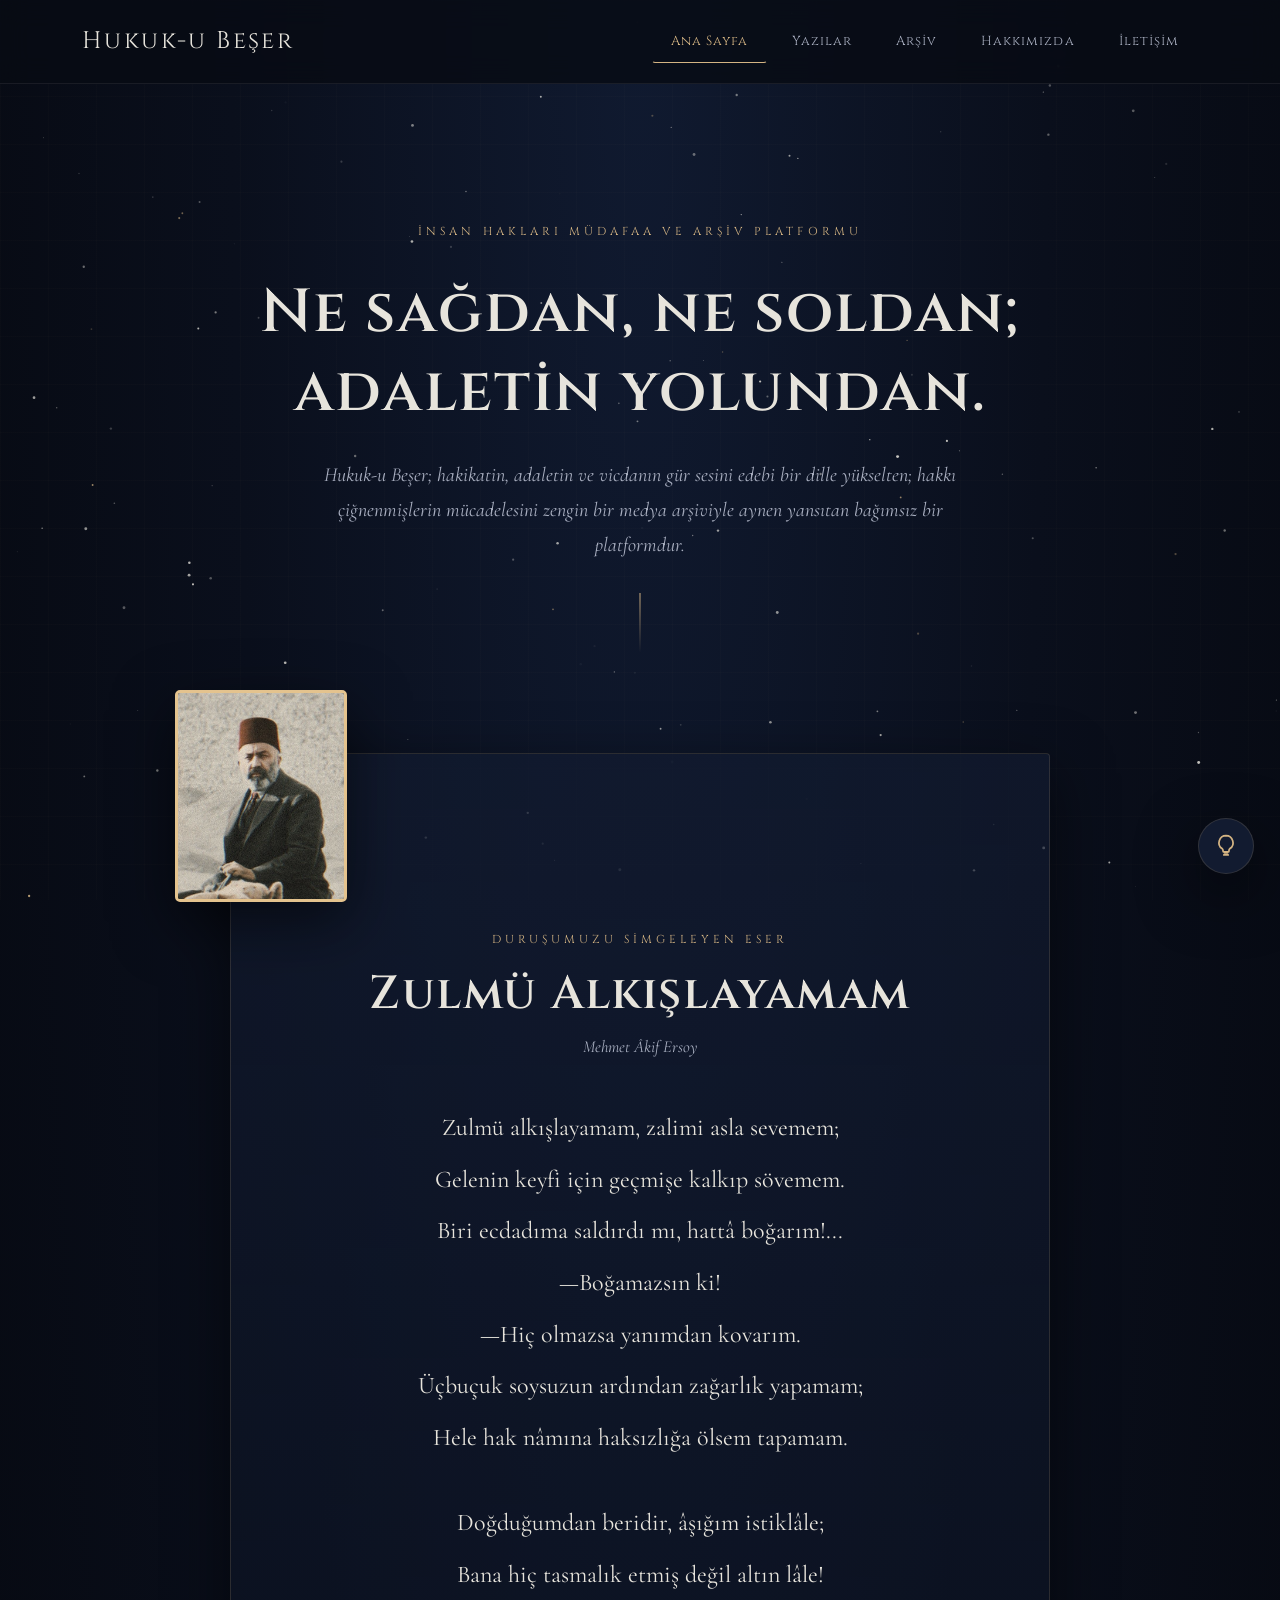
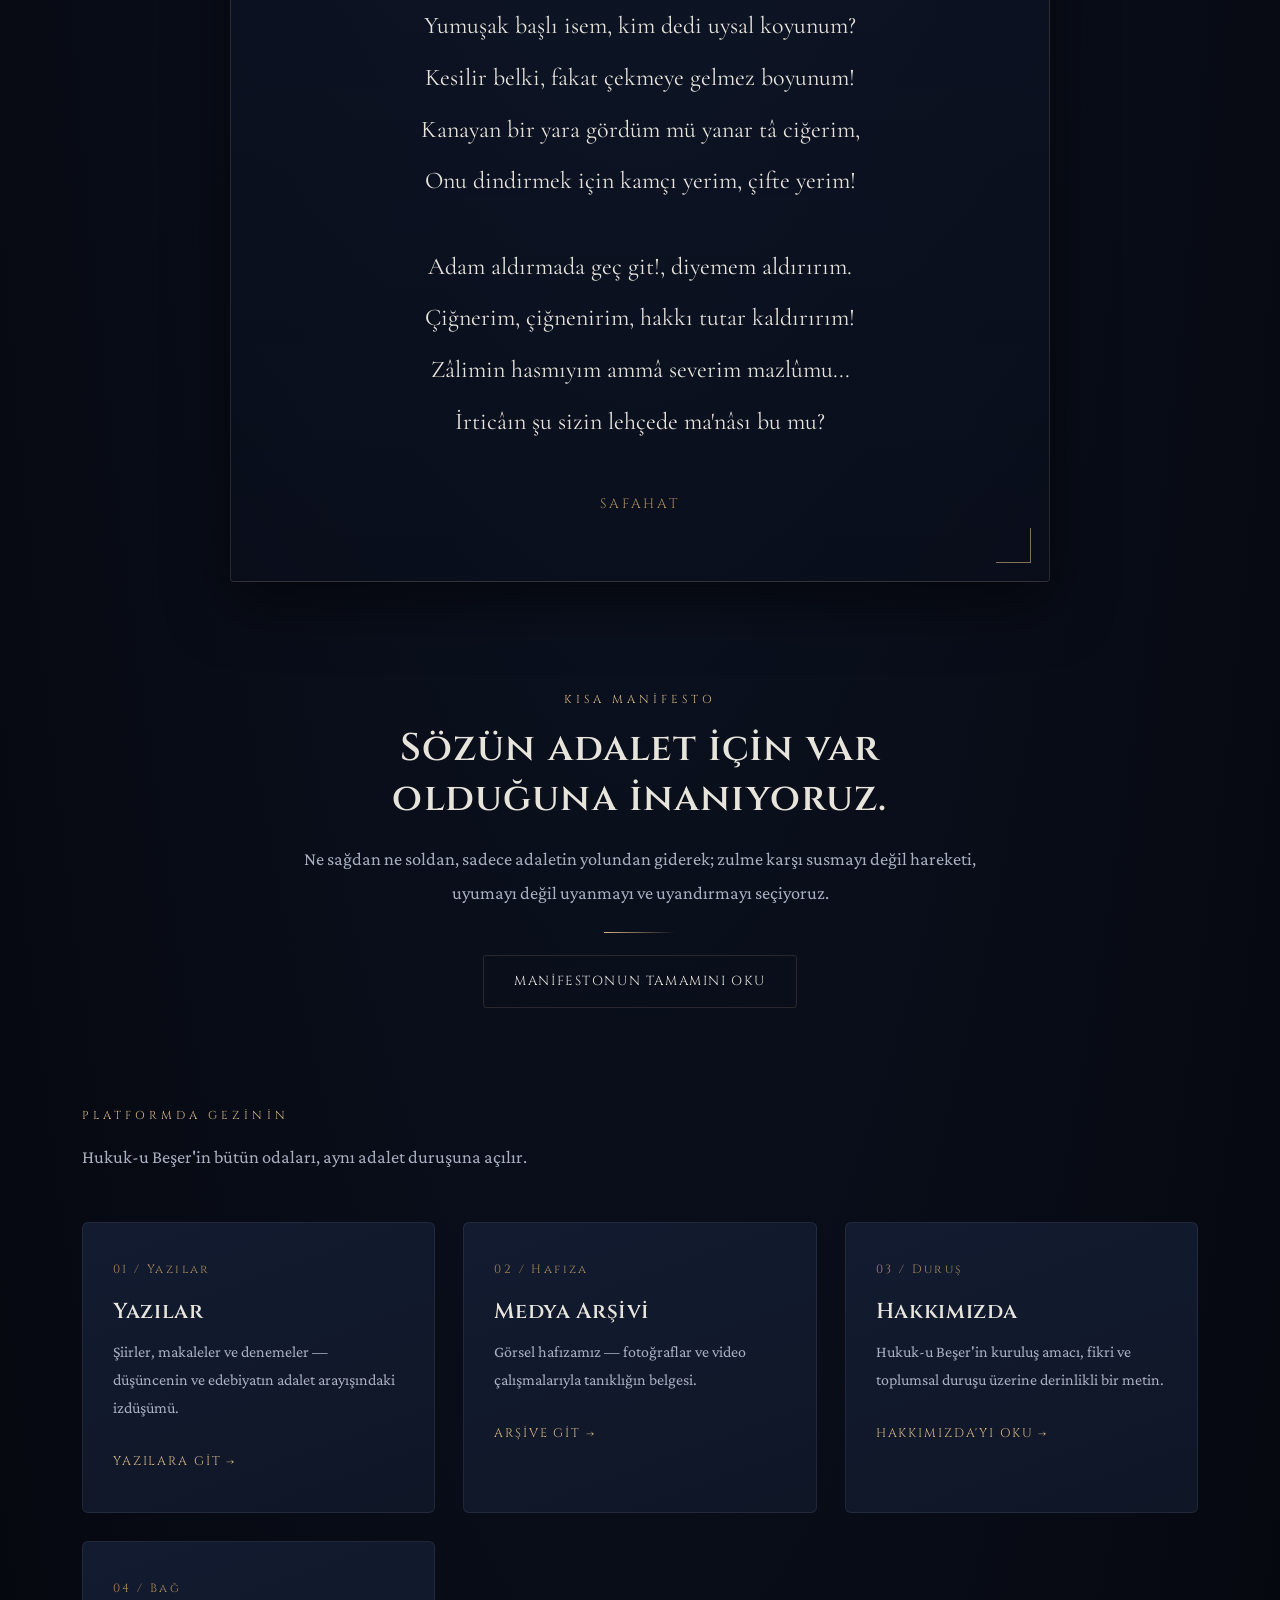
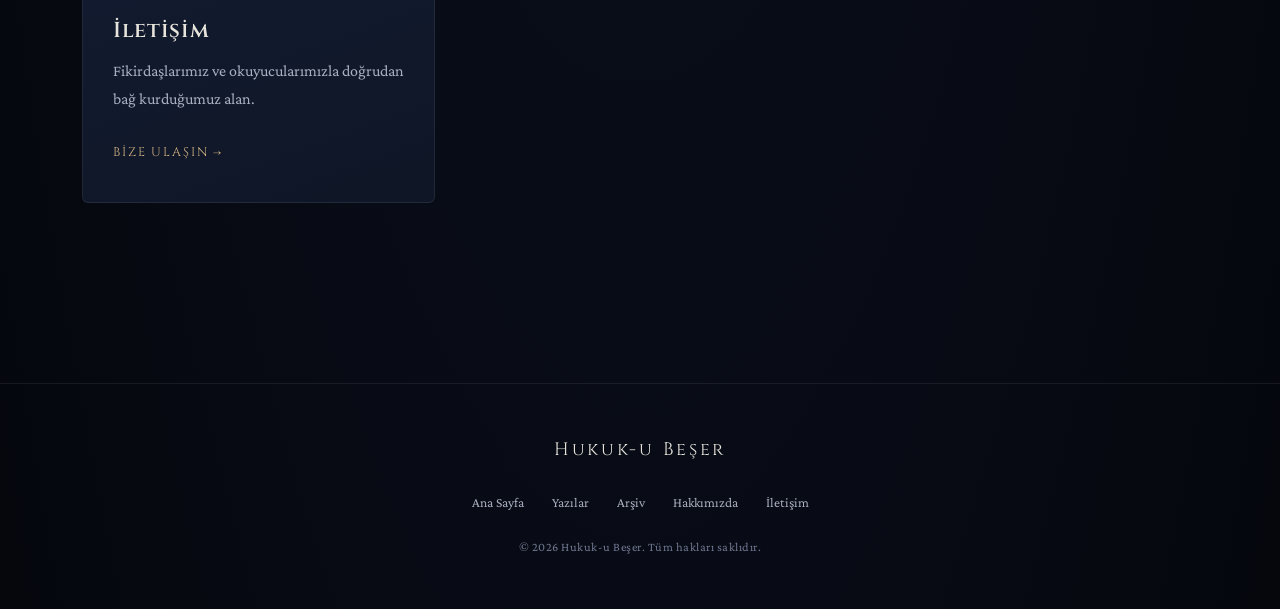
<file: index.html>
<!DOCTYPE html>
<html lang="tr">
<head>
<script>(function(){try{if(localStorage.getItem('hb-isik-modu')==='acik'){document.documentElement.classList.add('aydinlik-mod');}}catch(e){}})();</script>
<meta charset="UTF-8">
<meta name="viewport" content="width=device-width, initial-scale=1.0">
<title>Hukuk-u Beşer | Ana Sayfa</title>
<meta name="description" content="Hukuk-u Beşer — adalet, edebiyat ve toplumsal vicdan üzerine kurulu bağımsız bir düşünce platformu.">
<link rel="preconnect" href="https://fonts.googleapis.com">
<link rel="stylesheet" href="style.css">
</head>
<body>
<canvas id="yildiz-alani" aria-hidden="true"></canvas>

<button id="isik-dugmesi" class="isik-dugmesi" type="button" aria-pressed="false" aria-label="Işığı aç/kapat">
  <svg class="ampul-ikon" viewBox="0 0 24 24" aria-hidden="true">
    <path d="M12 2.5a6.5 6.5 0 0 0-3.7 11.83c.55.4.95 1.1.95 1.92V16.5a1 1 0 0 0 1 1h3.5a1 1 0 0 0 1-1v-.25c0-.82.4-1.52.95-1.92A6.5 6.5 0 0 0 12 2.5Z"/>
    <line x1="10" y1="20.25" x2="14" y2="20.25"/>
    <line x1="10.6" y1="18.3" x2="13.4" y2="18.3"/>
  </svg>
</button>

<header class="site-header">
  <nav class="nav-cubugu">
    <a href="index.html" class="marka">
      <span class="marka-ad">Hukuk-u Beşer</span>
    </a>
    <button class="nav-toggle" aria-label="Menüyü aç/kapat" onclick="document.querySelector('.nav-menu').classList.toggle('acik')">
      <span></span><span></span><span></span>
    </button>
    <ul class="nav-menu">
      <li><a href="index.html" class="aktif">Ana Sayfa</a></li>
      <li><a href="yazilar.html">Yazılar</a></li>
      <li><a href="arsiv.html">Arşiv</a></li>
      <li><a href="hakkimizda.html">Hakkımızda</a></li>
      <li><a href="iletisim.html">İletişim</a></li>
    </ul>
  </nav>
</header>

<main>

  <!-- HERO -->
  <section class="hero">
    <div class="konteyner">
      <span class="ust-baslik-etiketi">İnsan Hakları Müdafaa ve Arşiv Platformu</span>
      <h1>Ne sağdan, ne soldan; adaletin yolundan.</h1>
      <p class="hero-alt">Hukuk-u Beşer; hakikatin, adaletin ve vicdanın gür sesini edebi bir dille yükselten; hakkı çiğnenmişlerin mücadelesini zengin bir medya arşiviyle aynen yansıtan bağımsız bir platformdur.</p>
    </div>
  </section>

  <!-- ŞİİR BLOĞU -->
  <section class="siir-bolumu">
    <div class="konteyner">
      <div class="siir-cerceve">
        <img class="siir-portre" src="mehmet-akif-ersoy.jpg" alt="Mehmet Âkif Ersoy, Mısır çölünde deve üzerinde">
        <div class="siir-ust">
          <span class="ust-baslik-etiketi">Duruşumuzu Simgeleyen Eser</span>
          <h2 class="siir-baslik">Zulmü Alkışlayamam</h2>
          <span class="siir-yazar">Mehmet Âkif Ersoy</span>
        </div>

        <div class="siir-metin">
          <p>
            Zulmü alkışlayamam, zalimi asla sevemem;<br>
            Gelenin keyfi için geçmişe kalkıp sövemem.<br>
            Biri ecdadıma saldırdı mı, hattâ boğarım!...<br>
            —Boğamazsın ki!<br>
            —Hiç olmazsa yanımdan kovarım.<br>
            Üçbuçuk soysuzun ardından zağarlık yapamam;<br>
            Hele hak nâmına haksızlığa ölsem tapamam.
          </p>
          <p>
            Doğduğumdan beridir, âşığım istiklâle;<br>
            Bana hiç tasmalık etmiş değil altın lâle!<br>
            Yumuşak başlı isem, kim dedi uysal koyunum?<br>
            Kesilir belki, fakat çekmeye gelmez boyunum!<br>
            Kanayan bir yara gördüm mü yanar tâ ciğerim,<br>
            Onu dindirmek için kamçı yerim, çifte yerim!
          </p>
          <p>
            Adam aldırmada geç git!, diyemem aldırırım.<br>
            Çiğnerim, çiğnenirim, hakkı tutar kaldırırım!<br>
            Zâlimin hasmıyım ammâ severim mazlûmu...<br>
            İrticâın şu sizin lehçede ma'nâsı bu mu?
          </p>
        </div>

        <div class="siir-imza">Safahat</div>
      </div>
    </div>
  </section>

  <!-- MANİFESTO ÖZETİ -->
  <section class="manifesto-ozet">
    <div class="konteyner" style="max-width:760px; text-align:center; padding:20px 32px 90px;">
      <span class="ust-baslik-etiketi">Kısa Manifesto</span>
      <h2 class="bolum-basligi">Sözün adalet için var olduğuna inanıyoruz.</h2>
      <p class="bolum-aciklama" style="margin:0 auto;">
        Ne sağdan ne soldan, sadece adaletin yolundan giderek; zulme karşı susmayı değil hareketi, uyumayı değil uyanmayı ve uyandırmayı seçiyoruz.
      </p>
      <div class="ayrac orta"></div>
      <a href="hakkimizda.html" class="btn btn-ikincil">Manifestonun Tamamını Oku</a>
    </div>
  </section>

  <!-- YÖNLENDİRME KARTLARI -->
  <section class="yonlendirme">
    <div class="konteyner" style="padding-bottom:120px;">
      <span class="ust-baslik-etiketi">Platformda Gezinin</span>
      <p class="bolum-aciklama">Hukuk-u Beşer'in bütün odaları, aynı adalet duruşuna açılır.</p>

      <div class="kart-izgara">
        <a href="yazilar.html" class="kart">
          <span class="kart-numara">01 / Yazılar</span>
          <h3>Yazılar</h3>
          <p>Şiirler, makaleler ve denemeler — düşüncenin ve edebiyatın adalet arayışındaki izdüşümü.</p>
          <span class="kart-link">Yazılara Git →</span>
        </a>
        <a href="arsiv.html" class="kart">
          <span class="kart-numara">02 / Hafıza</span>
          <h3>Medya Arşivi</h3>
          <p>Görsel hafızamız — fotoğraflar ve video çalışmalarıyla tanıklığın belgesi.</p>
          <span class="kart-link">Arşive Git →</span>
        </a>
        <a href="hakkimizda.html" class="kart">
          <span class="kart-numara">03 / Duruş</span>
          <h3>Hakkımızda</h3>
          <p>Hukuk-u Beşer'in kuruluş amacı, fikri ve toplumsal duruşu üzerine derinlikli bir metin.</p>
          <span class="kart-link">Hakkımızda'yı Oku →</span>
        </a>
        <a href="iletisim.html" class="kart">
          <span class="kart-numara">04 / Bağ</span>
          <h3>İletişim</h3>
          <p>Fikirdaşlarımız ve okuyucularımızla doğrudan bağ kurduğumuz alan.</p>
          <span class="kart-link">Bize Ulaşın →</span>
        </a>
      </div>
    </div>
  </section>

</main>

<footer class="site-footer">
  <div class="konteyner">
    <span class="marka-ad">Hukuk-u Beşer</span>
    <ul class="footer-menu">
      <li><a href="index.html">Ana Sayfa</a></li>
      <li><a href="yazilar.html">Yazılar</a></li>
      <li><a href="arsiv.html">Arşiv</a></li>
      <li><a href="hakkimizda.html">Hakkımızda</a></li>
      <li><a href="iletisim.html">İletişim</a></li>
    </ul>
    <p class="footer-alt">© 2026 Hukuk-u Beşer. Tüm hakları saklıdır.</p>
  </div>
</footer>

<script src="yildizlar.js"></script>
<script src="isik.js"></script>
</body>
</html>
</file>
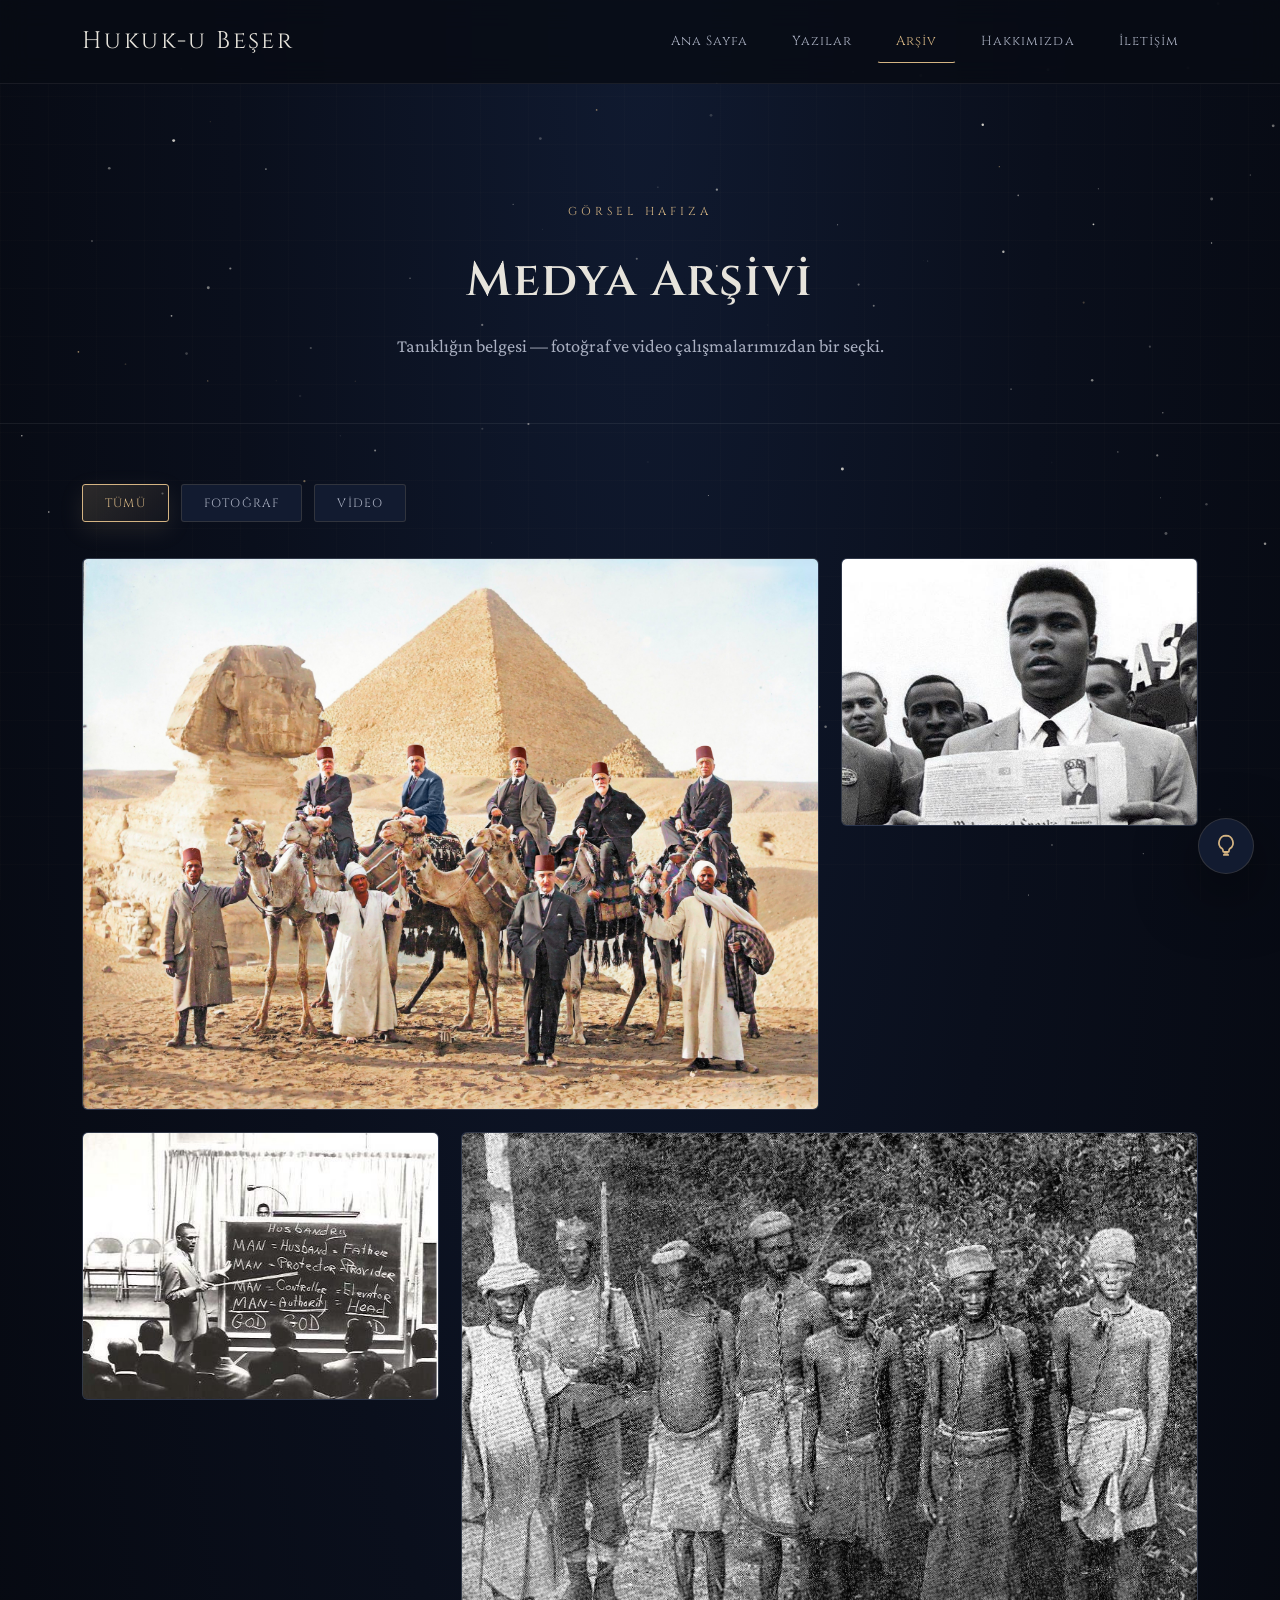
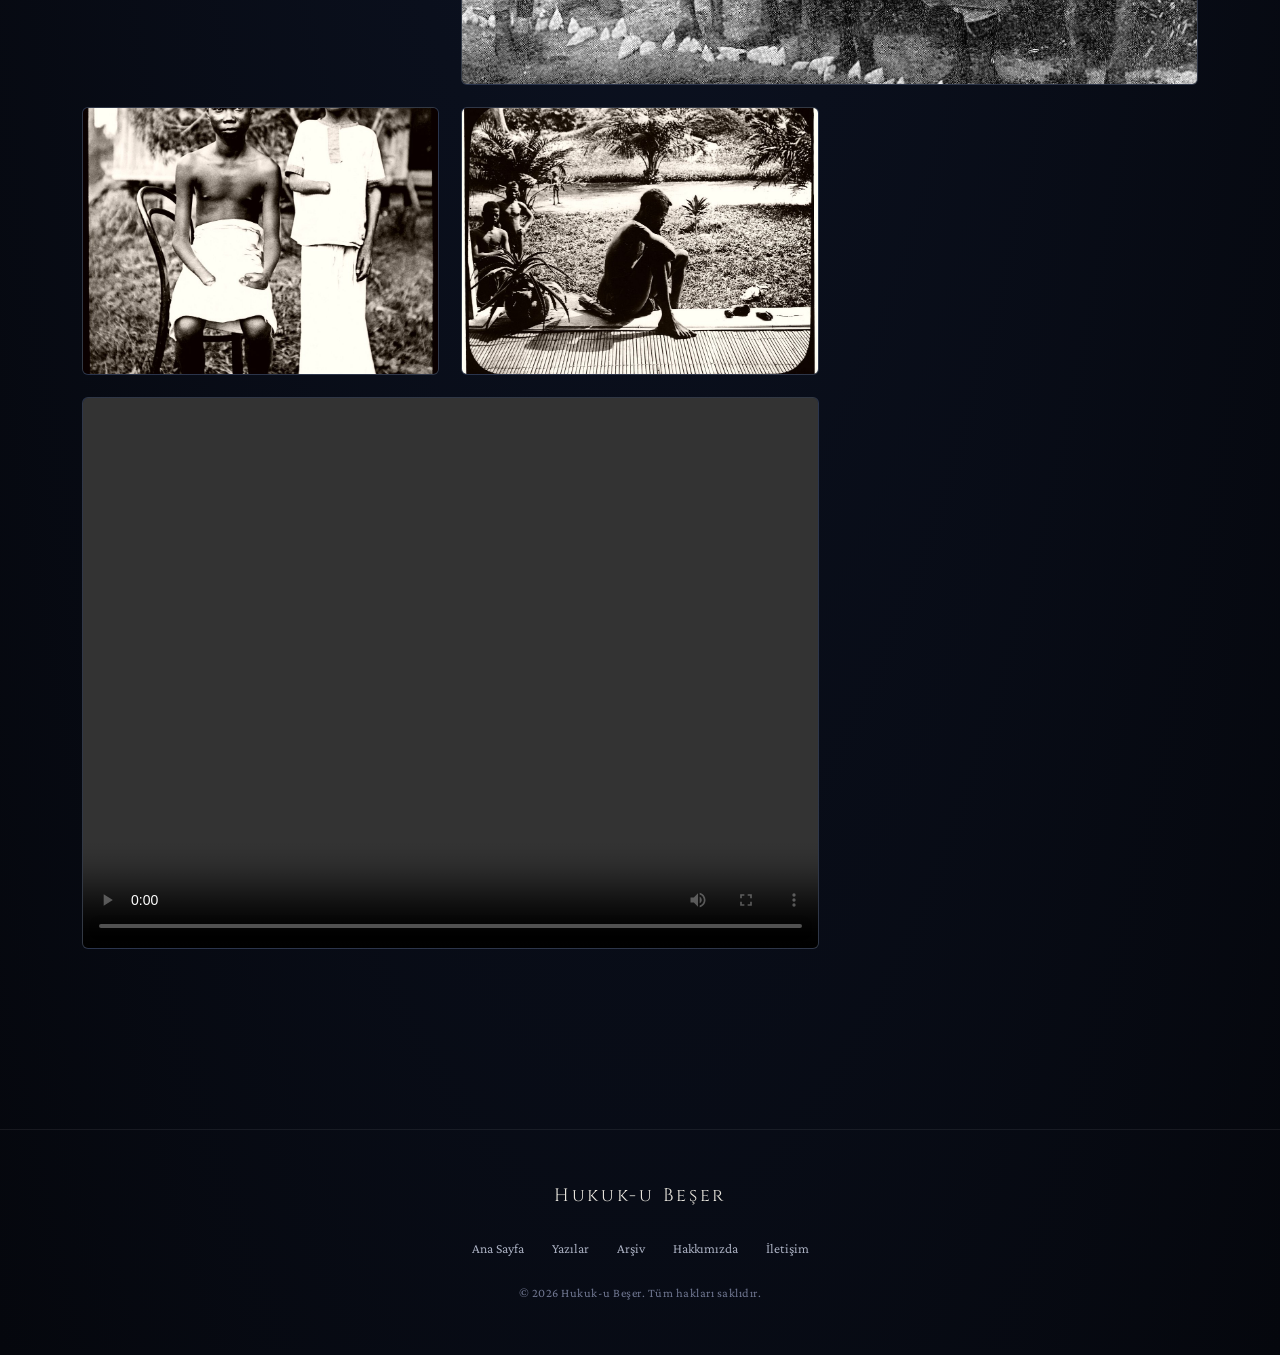
<file: arsiv.html>
<!DOCTYPE html>
<html lang="tr">
<head>
<script>(function(){try{if(localStorage.getItem('hb-isik-modu')==='acik'){document.documentElement.classList.add('aydinlik-mod');}}catch(e){}})();</script>
<meta charset="UTF-8">
<meta name="viewport" content="width=device-width, initial-scale=1.0">
<title>Medya Arşivi | Hukuk-u Beşer</title>
<meta name="description" content="Hukuk-u Beşer görsel hafızası — fotoğraf ve video arşivi.">
<link rel="stylesheet" href="style.css">
</head>
<body>
<canvas id="yildiz-alani" aria-hidden="true"></canvas>

<button id="isik-dugmesi" class="isik-dugmesi" type="button" aria-pressed="false" aria-label="Işığı aç/kapat">
  <svg class="ampul-ikon" viewBox="0 0 24 24" aria-hidden="true">
    <path d="M12 2.5a6.5 6.5 0 0 0-3.7 11.83c.55.4.95 1.1.95 1.92V16.5a1 1 0 0 0 1 1h3.5a1 1 0 0 0 1-1v-.25c0-.82.4-1.52.95-1.92A6.5 6.5 0 0 0 12 2.5Z"/>
    <line x1="10" y1="20.25" x2="14" y2="20.25"/>
    <line x1="10.6" y1="18.3" x2="13.4" y2="18.3"/>
  </svg>
</button>

<header class="site-header">
  <nav class="nav-cubugu">
    <a href="index.html" class="marka">
      <!-- LOGO-BASLA -->
      <span class="marka-ad">Hukuk-u Beşer</span>
      <!-- LOGO-BITIS -->
    </a>
    <button class="nav-toggle" aria-label="Menüyü aç/kapat" onclick="document.querySelector('.nav-menu').classList.toggle('acik')">
      <span></span><span></span><span></span>
    </button>
    <ul class="nav-menu">
      <!-- MENU-BASLA -->
      <li><a href="index.html">Ana Sayfa</a></li>
      <li><a href="yazilar.html">Yazılar</a></li>
      <li><a href="arsiv.html" class="aktif">Arşiv</a></li>
      <li><a href="hakkimizda.html">Hakkımızda</a></li>
      <li><a href="iletisim.html">İletişim</a></li>
      <!-- MENU-BITIS -->
    </ul>
  </nav>
</header>

<main>
  <section class="sayfa-basligi">
    <div class="konteyner">
      <span class="ust-baslik-etiketi">Görsel Hafıza</span>
      <h1>Medya Arşivi</h1>
      <p class="bolum-aciklama" style="margin:0 auto;">Tanıklığın belgesi — fotoğraf ve video çalışmalarımızdan bir seçki.</p>
    </div>
  </section>

  <section>
    <div class="konteyner" style="padding:20px 32px 120px;">

      <div class="galeri-sekmeler">
        <button class="filtre-btn aktif" data-tur="tumu">Tümü</button>
        <button class="filtre-btn" data-tur="foto">Fotoğraf</button>
        <button class="filtre-btn" data-tur="video">Video</button>
      </div>

      <div class="medya-izgara" id="medya-izgara">
        <p style="color:var(--metin-silik);">Yükleniyor…</p>
      </div>

    </div>
  </section>
</main>

<div class="medya-lightbox" id="medya-lightbox" aria-hidden="true">
  <button class="lightbox-kapat" id="lightbox-kapat" type="button" aria-label="Kapat">&times;</button>
  <div class="lightbox-icerik" id="lightbox-icerik"></div>
</div>

<footer class="site-footer">
  <div class="konteyner">
    <span class="marka-ad"><!-- SITEADI-BASLA -->Hukuk-u Beşer<!-- SITEADI-BITIS --></span>
    <ul class="footer-menu">
      <!-- MENU-BASLA -->
      <li><a href="index.html">Ana Sayfa</a></li>
      <li><a href="yazilar.html">Yazılar</a></li>
      <li><a href="arsiv.html">Arşiv</a></li>
      <li><a href="hakkimizda.html">Hakkımızda</a></li>
      <li><a href="iletisim.html">İletişim</a></li>
      <!-- MENU-BITIS -->
    </ul>
    <p class="footer-alt"><!-- TELIF-BASLA -->© 2026 Hukuk-u Beşer. Tüm hakları saklıdır.<!-- TELIF-BITIS --></p>
  </div>
</footer>

<script src="yildizlar.js"></script>
<script src="isik.js"></script>
<script>
(function () {
  "use strict";

  function kacis(s) {
    var d = document.createElement("div");
    d.textContent = s == null ? "" : String(s);
    return d.innerHTML;
  }

  var TUM_MEDYA = [];
  var aktifTur = "tumu";

  function ogeCiz(oge) {
    var genisSinif = oge.genis ? " genis" : "";
    var rozet = oge.tur === "video" ? '<span class="medya-oynatici-rozet">Video</span>' : "";
    var icIcerik;

    if (oge.dosya) {
      if (oge.tur === "video") {
        icIcerik = '<video class="medya-gorsel" src="' + kacis(oge.dosya) + '" controls></video>';
      } else {
        icIcerik = '<img class="medya-gorsel" src="' + kacis(oge.dosya) + '" alt="' + kacis(oge.baslik) + '" loading="lazy">';
      }
    } else {
      var ikon = oge.tur === "video" ? "▶" : "◈";
      icIcerik =
        '<div class="medya-yer-tutucu">' +
          '<div class="medya-ikon">' + ikon + '</div>' +
          '<span class="medya-etiket">' + kacis(oge.baslik) + '</span>' +
        '</div>';
    }

    var tiklanabilirSinif = oge.dosya ? " tiklanabilir" : "";
    return '<div class="medya-oge' + genisSinif + tiklanabilirSinif + '" data-tur="' + kacis(oge.tur) + '" data-dosya="' + (oge.dosya ? kacis(oge.dosya) : "") + '" data-medya-tur="' + kacis(oge.tur) + '" data-baslik="' + kacis(oge.baslik) + '">' + rozet + icIcerik + '</div>';
  }

  function lightboxAc(dosya, tur, baslik) {
    var kutu = document.getElementById("medya-lightbox");
    var icerik = document.getElementById("lightbox-icerik");
    if (!kutu || !icerik || !dosya) return;
    icerik.innerHTML = tur === "video"
      ? '<video src="' + kacis(dosya) + '" controls autoplay></video>'
      : '<img src="' + kacis(dosya) + '" alt="' + kacis(baslik) + '">';
    kutu.classList.add("acik");
    kutu.setAttribute("aria-hidden", "false");
  }

  function lightboxKapat() {
    var kutu = document.getElementById("medya-lightbox");
    var icerik = document.getElementById("lightbox-icerik");
    if (!kutu) return;
    kutu.classList.remove("acik");
    kutu.setAttribute("aria-hidden", "true");
    if (icerik) icerik.innerHTML = "";
  }

  function ciz() {
    var kap = document.getElementById("medya-izgara");
    if (!kap) return;
    var gosterilecek = aktifTur === "tumu" ? TUM_MEDYA : TUM_MEDYA.filter(function (o) { return o.tur === aktifTur; });
    if (!gosterilecek.length) {
      kap.innerHTML = '<p style="color:var(--metin-silik);">Bu kategoride henüz medya eklenmedi.</p>';
      return;
    }
    kap.innerHTML = gosterilecek.map(ogeCiz).join("");

    kap.querySelectorAll(".medya-oge.tiklanabilir").forEach(function (el) {
      el.addEventListener("click", function () {
        lightboxAc(el.getAttribute("data-dosya"), el.getAttribute("data-medya-tur"), el.getAttribute("data-baslik"));
      });
    });
  }

  document.querySelectorAll('.galeri-sekmeler .filtre-btn').forEach(function (btn) {
    btn.addEventListener('click', function () {
      document.querySelectorAll('.galeri-sekmeler .filtre-btn').forEach(function (b) { b.classList.remove('aktif'); });
      btn.classList.add('aktif');
      aktifTur = btn.getAttribute('data-tur') || 'tumu';
      ciz();
    });
  });

  fetch("medya-veri.json", { cache: "no-store" })
    .then(function (res) { return res.json(); })
    .then(function (veri) {
      TUM_MEDYA = veri;
      ciz();
    })
    .catch(function () {
      var kap = document.getElementById("medya-izgara");
      if (kap) kap.innerHTML = '<p style="color:var(--metin-silik);">Medya şu an yüklenemedi.</p>';
    });

  var lightboxKutu = document.getElementById("medya-lightbox");
  var kapatBtn = document.getElementById("lightbox-kapat");
  if (kapatBtn) kapatBtn.addEventListener("click", lightboxKapat);
  if (lightboxKutu) {
    lightboxKutu.addEventListener("click", function (e) {
      if (e.target === lightboxKutu) lightboxKapat();
    });
  }
  document.addEventListener("keydown", function (e) {
    if (e.key === "Escape") lightboxKapat();
  });
})();
</script>

</body>
</html>
</file>
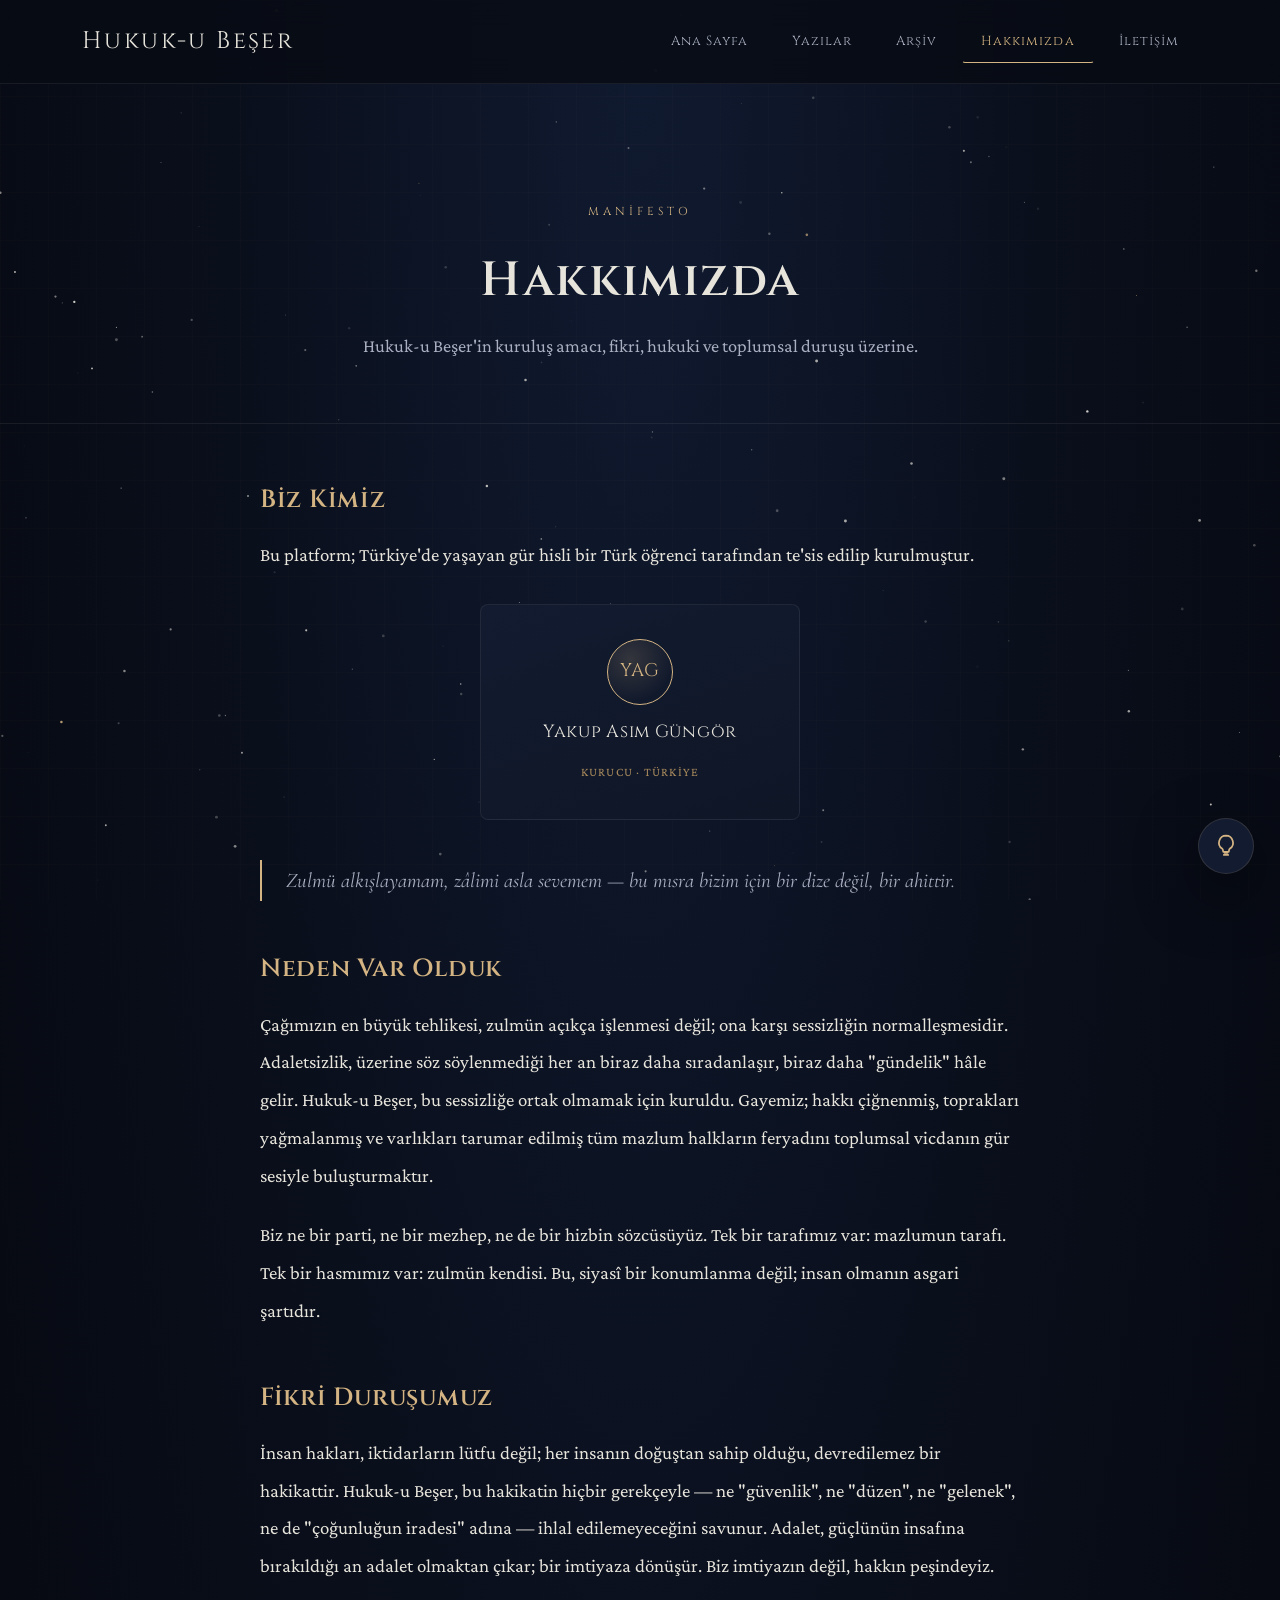
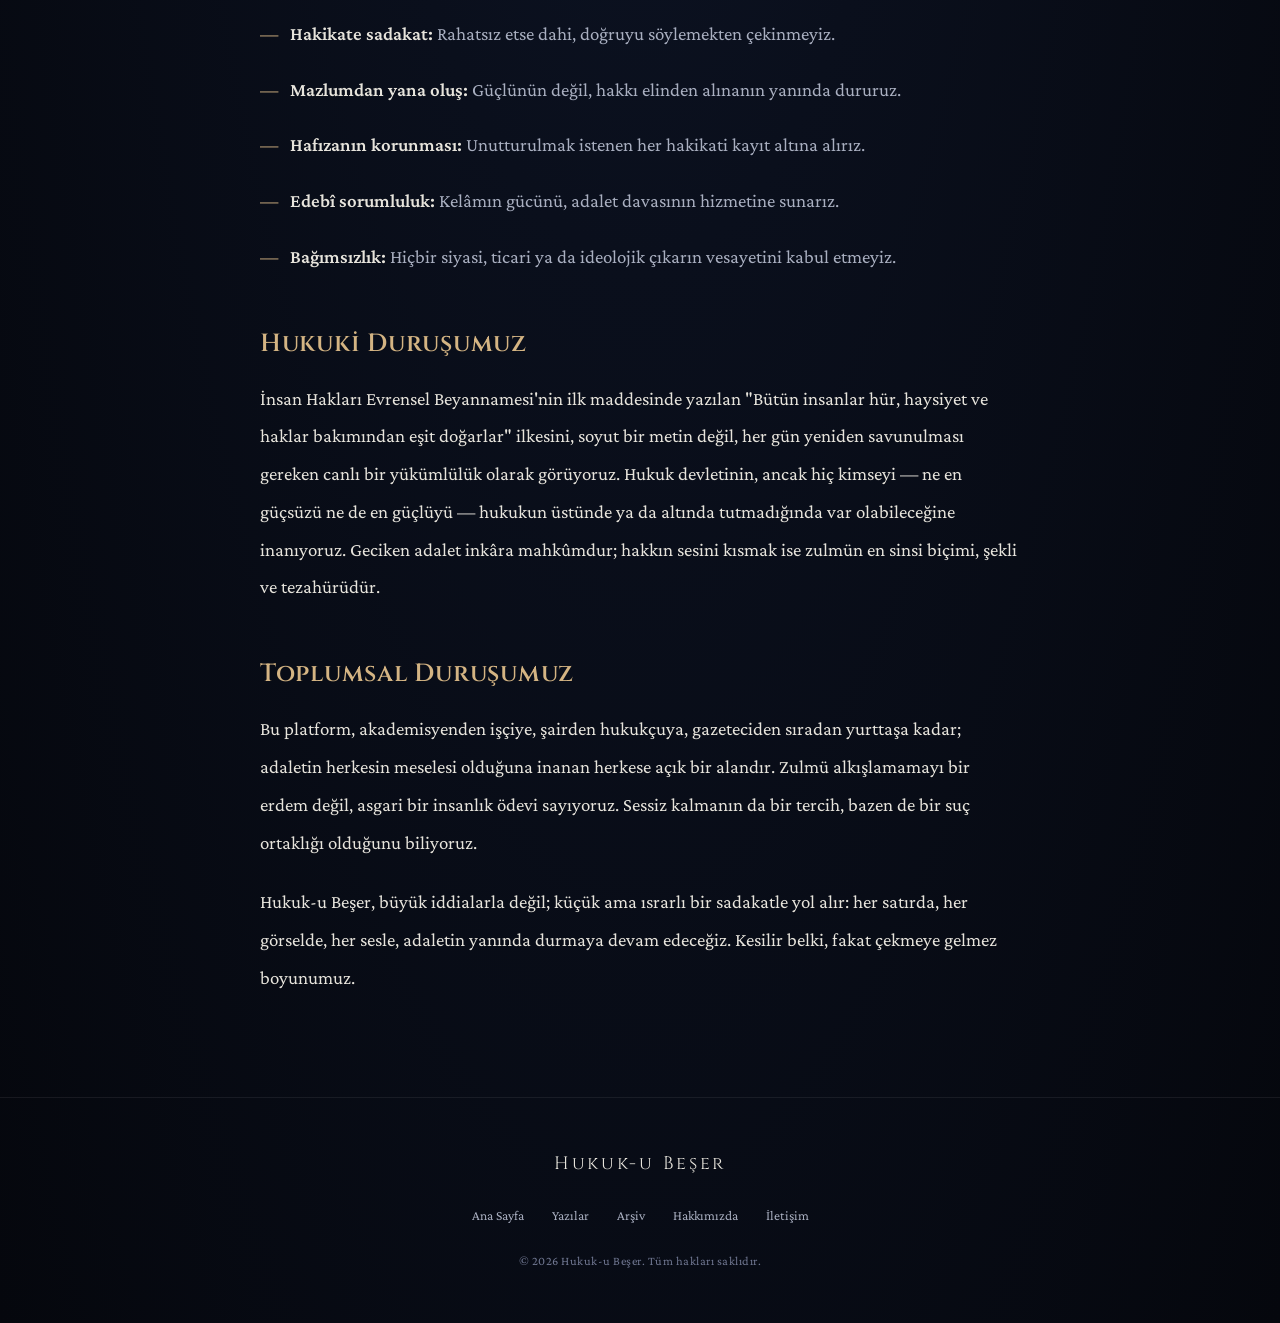
<file: hakkimizda.html>
<!DOCTYPE html>
<html lang="tr">
<head>
<script>(function(){try{if(localStorage.getItem('hb-isik-modu')==='acik'){document.documentElement.classList.add('aydinlik-mod');}}catch(e){}})();</script>
<meta charset="UTF-8">
<meta name="viewport" content="width=device-width, initial-scale=1.0">
<title>Hakkımızda | Hukuk-u Beşer</title>
<meta name="description" content="Hukuk-u Beşer'in kuruluş amacı, fikri, hukuki ve toplumsal duruşu.">
<link rel="stylesheet" href="style.css">
</head>
<body>
<canvas id="yildiz-alani" aria-hidden="true"></canvas>

<button id="isik-dugmesi" class="isik-dugmesi" type="button" aria-pressed="false" aria-label="Işığı aç/kapat">
  <svg class="ampul-ikon" viewBox="0 0 24 24" aria-hidden="true">
    <path d="M12 2.5a6.5 6.5 0 0 0-3.7 11.83c.55.4.95 1.1.95 1.92V16.5a1 1 0 0 0 1 1h3.5a1 1 0 0 0 1-1v-.25c0-.82.4-1.52.95-1.92A6.5 6.5 0 0 0 12 2.5Z"/>
    <line x1="10" y1="20.25" x2="14" y2="20.25"/>
    <line x1="10.6" y1="18.3" x2="13.4" y2="18.3"/>
  </svg>
</button>

<header class="site-header">
  <nav class="nav-cubugu">
    <a href="index.html" class="marka">
      <!-- LOGO-BASLA -->
      <span class="marka-ad">Hukuk-u Beşer</span>
      <!-- LOGO-BITIS -->
    </a>
    <button class="nav-toggle" aria-label="Menüyü aç/kapat" onclick="document.querySelector('.nav-menu').classList.toggle('acik')">
      <span></span><span></span><span></span>
    </button>
    <ul class="nav-menu">
      <!-- MENU-BASLA -->
      <li><a href="index.html">Ana Sayfa</a></li>
      <li><a href="yazilar.html">Yazılar</a></li>
      <li><a href="arsiv.html">Arşiv</a></li>
      <li><a href="hakkimizda.html" class="aktif">Hakkımızda</a></li>
      <li><a href="iletisim.html">İletişim</a></li>
      <!-- MENU-BITIS -->
    </ul>
  </nav>
</header>

<main>
  <section class="sayfa-basligi">
    <div class="konteyner">
      <span class="ust-baslik-etiketi">Manifesto</span>
      <h1>Hakkımızda</h1>
      <p class="bolum-aciklama" style="margin:0 auto;">Hukuk-u Beşer'in kuruluş amacı, fikri, hukuki ve toplumsal duruşu üzerine.</p>
    </div>
  </section>

  <section>
    <div class="konteyner">
      <article class="manifesto-govde">

        <h2>Biz Kimiz</h2>
        <p>
          Bu platform; Türkiye'de yaşayan gür hisli bir Türk öğrenci tarafından te'sis edilip kurulmuştur.
        </p>

        <div class="kurucular-izgara" style="grid-template-columns: 1fr; max-width: 320px; margin-left: auto; margin-right: auto;">
          <div class="kurucu-kart">
            <span class="kurucu-avatar">YAG</span>
            <span class="kurucu-ad">Yakup Asım Güngör</span>
            <span class="kurucu-rol">Kurucu · Türkiye</span>
          </div>
        </div>

        <p class="vurgu">
          Zulmü alkışlayamam, zâlimi asla sevemem — bu mısra bizim için bir dize değil, bir ahittir.
        </p>

        <h2>Neden Var Olduk</h2>
        <p>
          Çağımızın en büyük tehlikesi, zulmün açıkça işlenmesi değil; ona karşı sessizliğin normalleşmesidir. Adaletsizlik, üzerine söz söylenmediği her an biraz daha sıradanlaşır, biraz daha "gündelik" hâle gelir. Hukuk-u Beşer, bu sessizliğe ortak olmamak için kuruldu. Gayemiz; hakkı çiğnenmiş, toprakları yağmalanmış ve varlıkları tarumar edilmiş tüm mazlum halkların feryadını toplumsal vicdanın gür sesiyle buluşturmaktır.
        </p>

        <p>
          Biz ne bir parti, ne bir mezhep, ne de bir hizbin sözcüsüyüz. Tek bir tarafımız var: mazlumun tarafı. Tek bir hasmımız var: zulmün kendisi. Bu, siyasî bir konumlanma değil; insan olmanın asgari şartıdır.
        </p>

        <h2>Fikri Duruşumuz</h2>
        <p>
          İnsan hakları, iktidarların lütfu değil; her insanın doğuştan sahip olduğu, devredilemez bir hakikattir. Hukuk-u Beşer, bu hakikatin hiçbir gerekçeyle — ne "güvenlik", ne "düzen", ne "gelenek", ne de "çoğunluğun iradesi" adına — ihlal edilemeyeceğini savunur. Adalet, güçlünün insafına bırakıldığı an adalet olmaktan çıkar; bir imtiyaza dönüşür. Biz imtiyazın değil, hakkın peşindeyiz.
        </p>

        <ul class="ilke-listesi">
          <li><strong>Hakikate sadakat:</strong> Rahatsız etse dahi, doğruyu söylemekten çekinmeyiz.</li>
          <li><strong>Mazlumdan yana oluş:</strong> Güçlünün değil, hakkı elinden alınanın yanında dururuz.</li>
          <li><strong>Hafızanın korunması:</strong> Unutturulmak istenen her hakikati kayıt altına alırız.</li>
          <li><strong>Edebî sorumluluk:</strong> Kelâmın gücünü, adalet davasının hizmetine sunarız.</li>
          <li><strong>Bağımsızlık:</strong> Hiçbir siyasi, ticari ya da ideolojik çıkarın vesayetini kabul etmeyiz.</li>
        </ul>

        <h2>Hukuki Duruşumuz</h2>
        <p>
          İnsan Hakları Evrensel Beyannamesi'nin ilk maddesinde yazılan "Bütün insanlar hür, haysiyet ve haklar bakımından eşit doğarlar" ilkesini, soyut bir metin değil, her gün yeniden savunulması gereken canlı bir yükümlülük olarak görüyoruz. Hukuk devletinin, ancak hiç kimseyi — ne en güçsüzü ne de en güçlüyü — hukukun üstünde ya da altında tutmadığında var olabileceğine inanıyoruz. Geciken adalet inkâra mahkûmdur; hakkın sesini kısmak ise zulmün en sinsi biçimi, şekli ve tezahürüdür.
        </p>

        <h2>Toplumsal Duruşumuz</h2>
        <p>
          Bu platform, akademisyenden işçiye, şairden hukukçuya, gazeteciden sıradan yurttaşa kadar; adaletin herkesin meselesi olduğuna inanan herkese açık bir alandır. Zulmü alkışlamamayı bir erdem değil, asgari bir insanlık ödevi sayıyoruz. Sessiz kalmanın da bir tercih, bazen de bir suç ortaklığı olduğunu biliyoruz.
        </p>

        <p>
          Hukuk-u Beşer, büyük iddialarla değil; küçük ama ısrarlı bir sadakatle yol alır: her satırda, her görselde, her sesle, adaletin yanında durmaya devam edeceğiz. Kesilir belki, fakat çekmeye gelmez boyunumuz.
        </p>

      </article>
    </div>
  </section>
</main>

<footer class="site-footer">
  <div class="konteyner">
    <span class="marka-ad"><!-- SITEADI-BASLA -->Hukuk-u Beşer<!-- SITEADI-BITIS --></span>
    <ul class="footer-menu">
      <!-- MENU-BASLA -->
      <li><a href="index.html">Ana Sayfa</a></li>
      <li><a href="yazilar.html">Yazılar</a></li>
      <li><a href="arsiv.html">Arşiv</a></li>
      <li><a href="hakkimizda.html">Hakkımızda</a></li>
      <li><a href="iletisim.html">İletişim</a></li>
      <!-- MENU-BITIS -->
    </ul>
    <p class="footer-alt"><!-- TELIF-BASLA -->© 2026 Hukuk-u Beşer. Tüm hakları saklıdır.<!-- TELIF-BITIS --></p>
  </div>
</footer>

<script src="yildizlar.js"></script>
<script src="isik.js"></script>
</body>
</html>
</file>
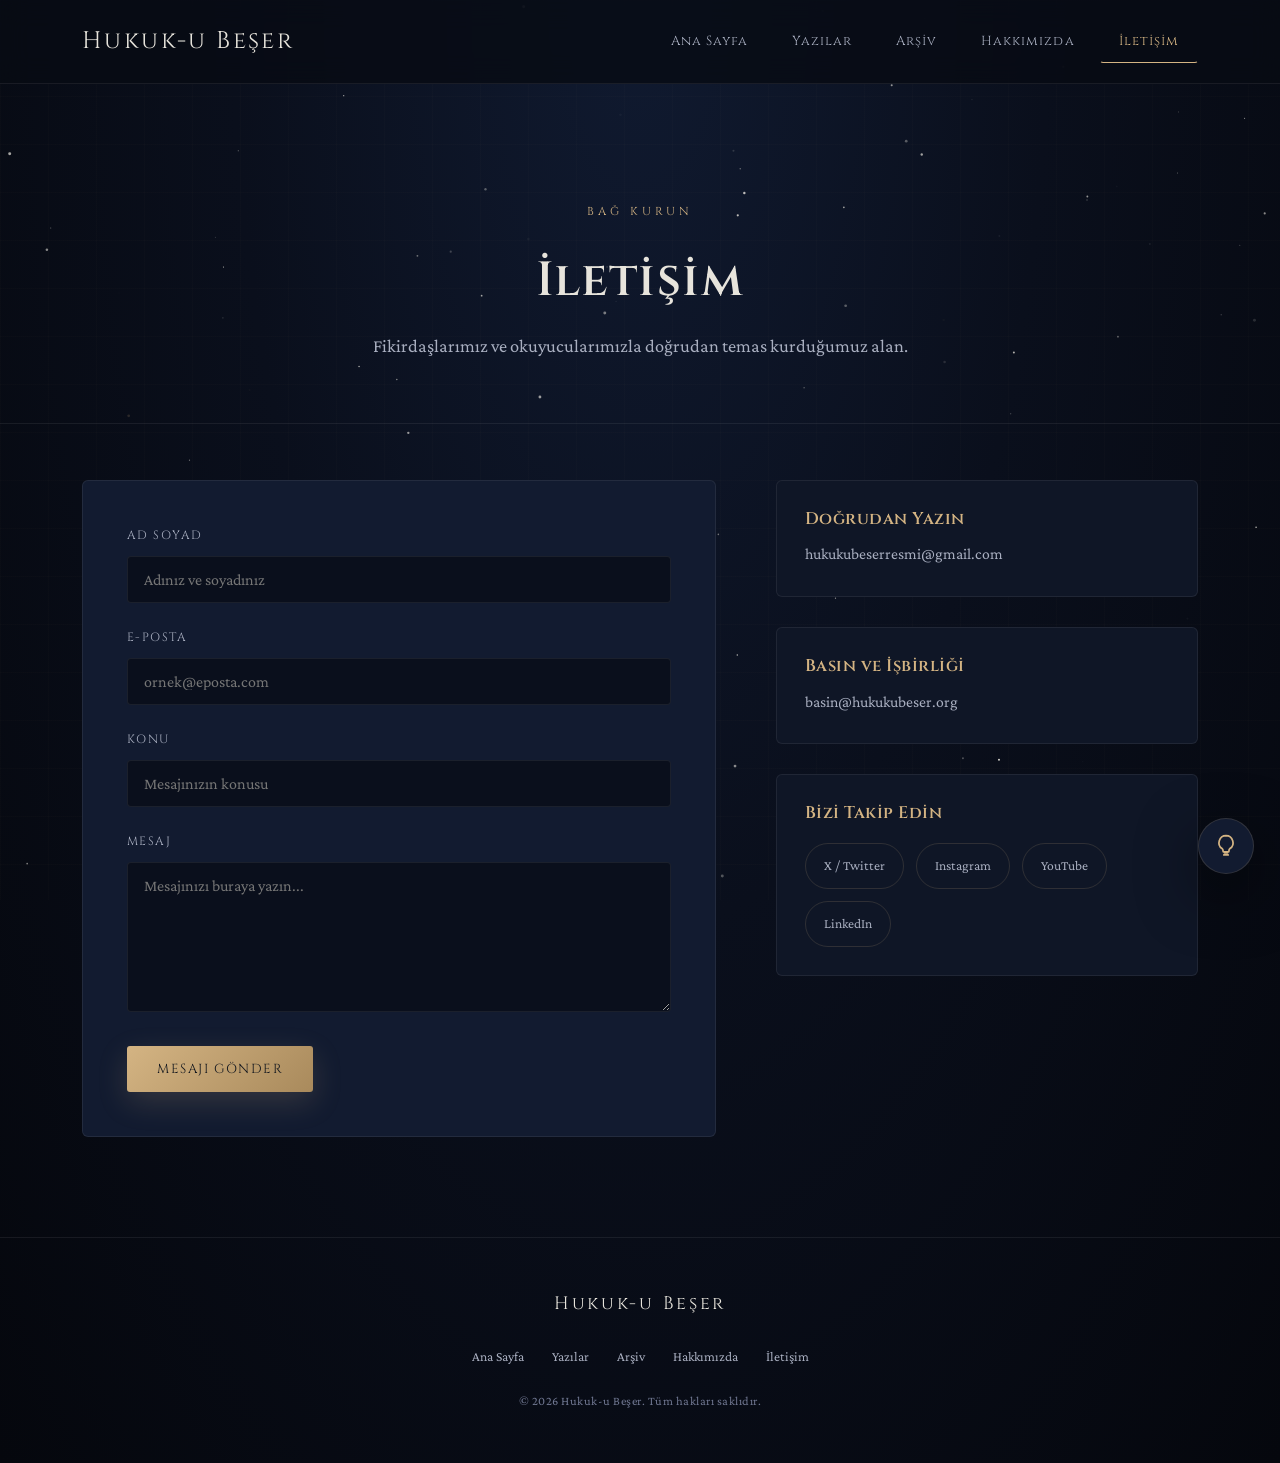
<file: iletisim.html>
<!DOCTYPE html>
<html lang="tr">
<head>
<script>(function(){try{if(localStorage.getItem('hb-isik-modu')==='acik'){document.documentElement.classList.add('aydinlik-mod');}}catch(e){}})();</script>
<meta charset="UTF-8">
<meta name="viewport" content="width=device-width, initial-scale=1.0">
<title>İletişim | Hukuk-u Beşer</title>
<meta name="description" content="Hukuk-u Beşer ile iletişime geçin — mesaj formu ve sosyal medya bağlantıları.">
<link rel="stylesheet" href="style.css">
</head>
<body>
<canvas id="yildiz-alani" aria-hidden="true"></canvas>

<button id="isik-dugmesi" class="isik-dugmesi" type="button" aria-pressed="false" aria-label="Işığı aç/kapat">
  <svg class="ampul-ikon" viewBox="0 0 24 24" aria-hidden="true">
    <path d="M12 2.5a6.5 6.5 0 0 0-3.7 11.83c.55.4.95 1.1.95 1.92V16.5a1 1 0 0 0 1 1h3.5a1 1 0 0 0 1-1v-.25c0-.82.4-1.52.95-1.92A6.5 6.5 0 0 0 12 2.5Z"/>
    <line x1="10" y1="20.25" x2="14" y2="20.25"/>
    <line x1="10.6" y1="18.3" x2="13.4" y2="18.3"/>
  </svg>
</button>

<header class="site-header">
  <nav class="nav-cubugu">
    <a href="index.html" class="marka">
      <!-- LOGO-BASLA -->
      <span class="marka-ad">Hukuk-u Beşer</span>
      <!-- LOGO-BITIS -->
    </a>
    <button class="nav-toggle" aria-label="Menüyü aç/kapat" onclick="document.querySelector('.nav-menu').classList.toggle('acik')">
      <span></span><span></span><span></span>
    </button>
    <ul class="nav-menu">
      <!-- MENU-BASLA -->
      <li><a href="index.html">Ana Sayfa</a></li>
      <li><a href="yazilar.html">Yazılar</a></li>
      <li><a href="arsiv.html">Arşiv</a></li>
      <li><a href="hakkimizda.html">Hakkımızda</a></li>
      <li><a href="iletisim.html" class="aktif">İletişim</a></li>
      <!-- MENU-BITIS -->
    </ul>
  </nav>
</header>

<main>
  <section class="sayfa-basligi">
    <div class="konteyner">
      <span class="ust-baslik-etiketi">Bağ Kurun</span>
      <h1>İletişim</h1>
      <p class="bolum-aciklama" style="margin:0 auto;">Fikirdaşlarımız ve okuyucularımızla doğrudan temas kurduğumuz alan.</p>
    </div>
  </section>

  <section>
    <div class="konteyner">
      <div class="iletisim-izgara">

        <form class="iletisim-form" onsubmit="return mesajGonder(event)">
          <div class="form-grup">
            <label for="ad">Ad Soyad</label>
            <input type="text" id="ad" name="ad" placeholder="Adınız ve soyadınız" required>
          </div>
          <div class="form-grup">
            <label for="eposta">E-posta</label>
            <input type="email" id="eposta" name="eposta" placeholder="ornek@eposta.com" required>
          </div>
          <div class="form-grup">
            <label for="konu">Konu</label>
            <input type="text" id="konu" name="konu" placeholder="Mesajınızın konusu">
          </div>
          <div class="form-grup">
            <label for="mesaj">Mesaj</label>
            <textarea id="mesaj" name="mesaj" placeholder="Mesajınızı buraya yazın..." required></textarea>
          </div>
          <button type="submit" class="btn btn-birincil">Mesajı Gönder</button>
        </form>

        <div class="iletisim-yan">
          <div class="iletisim-kart">
            <h4>Doğrudan Yazın</h4>
            <p><a href="https://mail.google.com/mail/?view=cm&fs=1&to=hukukubeserresmi@gmail.com" target="_blank" rel="noopener" class="eposta-linki">hukukubeserresmi@gmail.com</a></p>
          </div>
          <div class="iletisim-kart">
            <h4>Basın ve İşbirliği</h4>
            <p>basin@hukukubeser.org</p>
          </div>
          <div class="iletisim-kart">
            <h4>Bizi Takip Edin</h4>
            <div class="sosyal-linkler">
              <a href="#" target="_blank" rel="noopener">X / Twitter</a>
              <a href="#" target="_blank" rel="noopener">Instagram</a>
              <a href="https://www.youtube.com/channel/UCpN0TpQobafVur4IGLpE0ug" target="_blank" rel="noopener">YouTube</a>
              <a href="#" target="_blank" rel="noopener">LinkedIn</a>
            </div>
          </div>
        </div>

      </div>
    </div>
  </section>
</main>

<footer class="site-footer">
  <div class="konteyner">
    <span class="marka-ad"><!-- SITEADI-BASLA -->Hukuk-u Beşer<!-- SITEADI-BITIS --></span>
    <ul class="footer-menu">
      <!-- MENU-BASLA -->
      <li><a href="index.html">Ana Sayfa</a></li>
      <li><a href="yazilar.html">Yazılar</a></li>
      <li><a href="arsiv.html">Arşiv</a></li>
      <li><a href="hakkimizda.html">Hakkımızda</a></li>
      <li><a href="iletisim.html">İletişim</a></li>
      <!-- MENU-BITIS -->
    </ul>
    <p class="footer-alt"><!-- TELIF-BASLA -->© 2026 Hukuk-u Beşer. Tüm hakları saklıdır.<!-- TELIF-BITIS --></p>
  </div>
</footer>

<script src="yildizlar.js"></script>
<script src="isik.js"></script>
<script>
function mesajGonder(e) {
  e.preventDefault();
  var buton = e.target.querySelector('button[type="submit"]');
  var eskiMetin = buton.textContent;
  buton.textContent = 'Gönderildi ✓';
  buton.style.opacity = '0.75';
  setTimeout(function(){
    buton.textContent = eskiMetin;
    buton.style.opacity = '1';
    e.target.reset();
  }, 2200);
  return false;
}
</script>

</body>
</html>
</file>
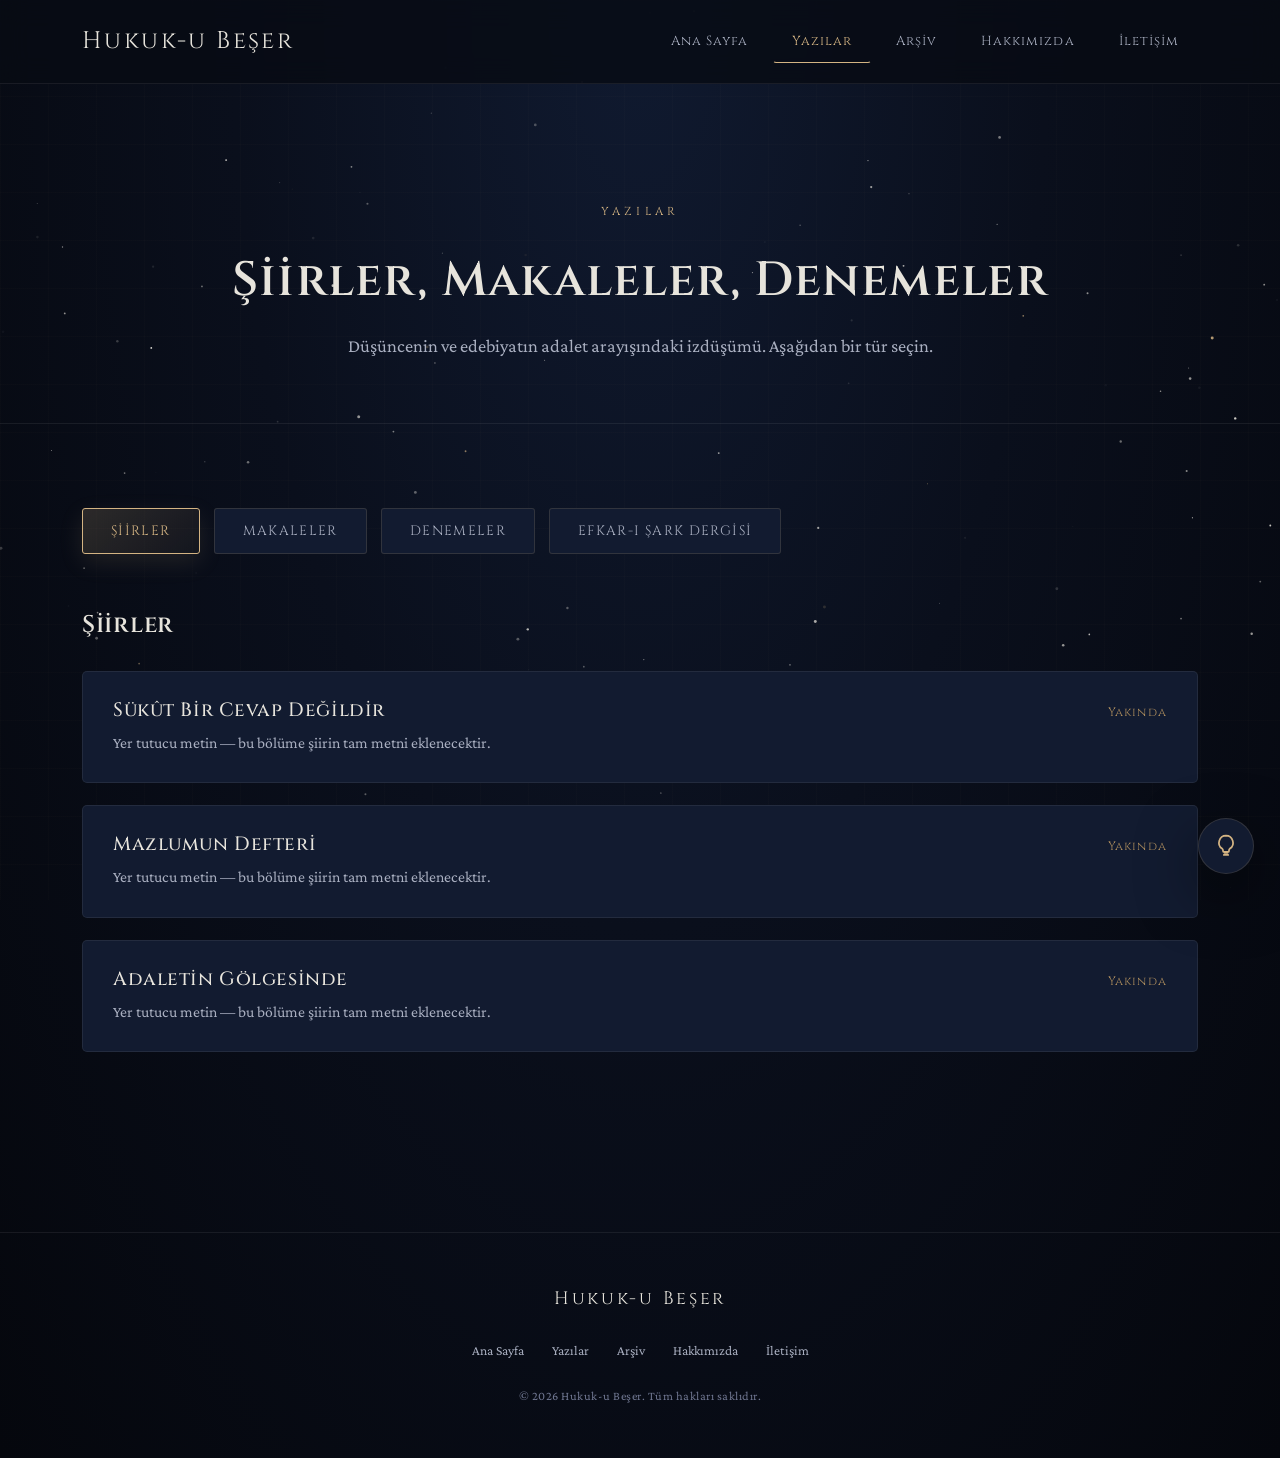
<file: yazilar.html>
<!DOCTYPE html>
<html lang="tr">
<head>
<script>(function(){try{if(localStorage.getItem('hb-isik-modu')==='acik'){document.documentElement.classList.add('aydinlik-mod');}}catch(e){}})();</script>
<meta charset="UTF-8">
<meta name="viewport" content="width=device-width, initial-scale=1.0">
<title>Yazılar / Eserler | Hukuk-u Beşer</title>
<meta name="description" content="Hukuk-u Beşer platformunun şiir, makale ve deneme arşivi.">
<link rel="stylesheet" href="style.css">
</head>
<body>
<canvas id="yildiz-alani" aria-hidden="true"></canvas>

<button id="isik-dugmesi" class="isik-dugmesi" type="button" aria-pressed="false" aria-label="Işığı aç/kapat">
  <svg class="ampul-ikon" viewBox="0 0 24 24" aria-hidden="true">
    <path d="M12 2.5a6.5 6.5 0 0 0-3.7 11.83c.55.4.95 1.1.95 1.92V16.5a1 1 0 0 0 1 1h3.5a1 1 0 0 0 1-1v-.25c0-.82.4-1.52.95-1.92A6.5 6.5 0 0 0 12 2.5Z"/>
    <line x1="10" y1="20.25" x2="14" y2="20.25"/>
    <line x1="10.6" y1="18.3" x2="13.4" y2="18.3"/>
  </svg>
</button>

<header class="site-header">
  <nav class="nav-cubugu">
    <a href="index.html" class="marka">
      <!-- LOGO-BASLA -->
      <span class="marka-ad">Hukuk-u Beşer</span>
      <!-- LOGO-BITIS -->
    </a>
    <button class="nav-toggle" aria-label="Menüyü aç/kapat" onclick="document.querySelector('.nav-menu').classList.toggle('acik')">
      <span></span><span></span><span></span>
    </button>
    <ul class="nav-menu">
      <!-- MENU-BASLA -->
      <li><a href="index.html">Ana Sayfa</a></li>
      <li><a href="yazilar.html" class="aktif">Yazılar</a></li>
      <li><a href="arsiv.html">Arşiv</a></li>
      <li><a href="hakkimizda.html">Hakkımızda</a></li>
      <li><a href="iletisim.html">İletişim</a></li>
      <!-- MENU-BITIS -->
    </ul>
  </nav>
</header>

<main>
  <section class="sayfa-basligi">
    <div class="konteyner">
      <span class="ust-baslik-etiketi">Yazılar</span>
      <h1>Şiirler, Makaleler, Denemeler</h1>
      <p class="bolum-aciklama" style="margin:0 auto;">Düşüncenin ve edebiyatın adalet arayışındaki izdüşümü. Aşağıdan bir tür seçin.</p>
    </div>
  </section>

  <section id="eser-bolumu">
    <div class="konteyner" style="padding:56px 32px 120px;">

      <div class="filtre-grubu" role="tablist" aria-label="Eser türü filtreleri" id="eser-filtre-grubu">
        <p style="color:var(--metin-silik);">Yükleniyor…</p>
      </div>

      <div id="eser-panelleri"></div>

    </div>
  </section>
</main>

<footer class="site-footer">
  <div class="konteyner">
    <span class="marka-ad"><!-- SITEADI-BASLA -->Hukuk-u Beşer<!-- SITEADI-BITIS --></span>
    <ul class="footer-menu">
      <!-- MENU-BASLA -->
      <li><a href="index.html">Ana Sayfa</a></li>
      <li><a href="yazilar.html">Yazılar</a></li>
      <li><a href="arsiv.html">Arşiv</a></li>
      <li><a href="hakkimizda.html">Hakkımızda</a></li>
      <li><a href="iletisim.html">İletişim</a></li>
      <!-- MENU-BITIS -->
    </ul>
    <p class="footer-alt"><!-- TELIF-BASLA -->© 2026 Hukuk-u Beşer. Tüm hakları saklıdır.<!-- TELIF-BITIS --></p>
  </div>
</footer>

<script src="yildizlar.js"></script>
<script src="isik.js"></script>
<script>
function turSec(hedefId, dugme) {
  document.querySelectorAll('.filtre-btn').forEach(function(b){ b.classList.remove('aktif'); });
  dugme.classList.add('aktif');

  document.querySelectorAll('.yazi-panel').forEach(function(p){ p.classList.remove('gorunur'); });
  var hedef = document.getElementById(hedefId);
  if (!hedef) return;
  hedef.classList.add('gorunur');

  hedef.scrollIntoView({ behavior: 'smooth', block: 'start' });
}

(function () {
  "use strict";

  function kacis(s) {
    var d = document.createElement("div");
    d.textContent = s == null ? "" : String(s);
    return d.innerHTML;
  }

  function listeyeCiz(kapId, ogeler) {
    var kap = document.getElementById(kapId);
    if (!kap) return;
    if (!ogeler.length) {
      kap.innerHTML = '<p style="color:var(--metin-silik);">Henüz yazı eklenmedi.</p>';
      return;
    }
    kap.innerHTML = ogeler.map(function (oge) {
      return (
        '<div class="yazi-satiri">' +
          '<div>' +
            '<h4>' + kacis(oge.baslik) + '</h4>' +
            '<p>' + kacis(oge.ozet) + '</p>' +
          '</div>' +
          '<span class="yazi-tarih">' + kacis(oge.tarih) + '</span>' +
        '</div>'
      );
    }).join("");
  }

  Promise.all([
    fetch("kategoriler-veri.json", { cache: "no-store" }).then(function (r) { return r.json(); }),
    fetch("yazilar-veri.json", { cache: "no-store" }).then(function (r) { return r.json(); })
  ]).then(function (sonuclar) {
    var kategoriler = sonuclar[0];
    var yazilar = sonuclar[1];

    var filtreKap = document.getElementById("eser-filtre-grubu");
    var panelKap = document.getElementById("eser-panelleri");

    if (!kategoriler.length) {
      filtreKap.innerHTML = '<p style="color:var(--metin-silik);">Henüz kategori tanımlanmadı.</p>';
      return;
    }

    filtreKap.innerHTML = kategoriler.map(function (kat, i) {
      var panelId = "panel-" + kacis(kat.id);
      return (
        '<button class="filtre-btn' + (i === 0 ? ' aktif' : '') + '" data-hedef="' + panelId + '" ' +
        'onclick="turSec(\'' + panelId + '\', this)">' + kacis(kat.ad) + '</button>'
      );
    }).join("");

    panelKap.innerHTML = kategoriler.map(function (kat, i) {
      var panelId = "panel-" + kacis(kat.id);
      return (
        '<div id="' + panelId + '" class="yazi-panel' + (i === 0 ? ' gorunur' : '') + '">' +
          '<h2 class="bolum-basligi" style="font-size:1.5rem; margin-top:0;">' + kacis(kat.ad) + '</h2>' +
          '<div class="yazi-listesi" id="liste-' + kacis(kat.id) + '"></div>' +
        '</div>'
      );
    }).join("");

    kategoriler.forEach(function (kat) {
      var ogeler = yazilar.filter(function (y) { return y.tur === kat.id; });
      listeyeCiz("liste-" + kat.id, ogeler);
    });
  }).catch(function () {
    var filtreKap = document.getElementById("eser-filtre-grubu");
    if (filtreKap) filtreKap.innerHTML = '<p style="color:var(--metin-silik);">Yazılar şu an yüklenemedi.</p>';
  });
})();
</script>

</body>
</html>
</file>
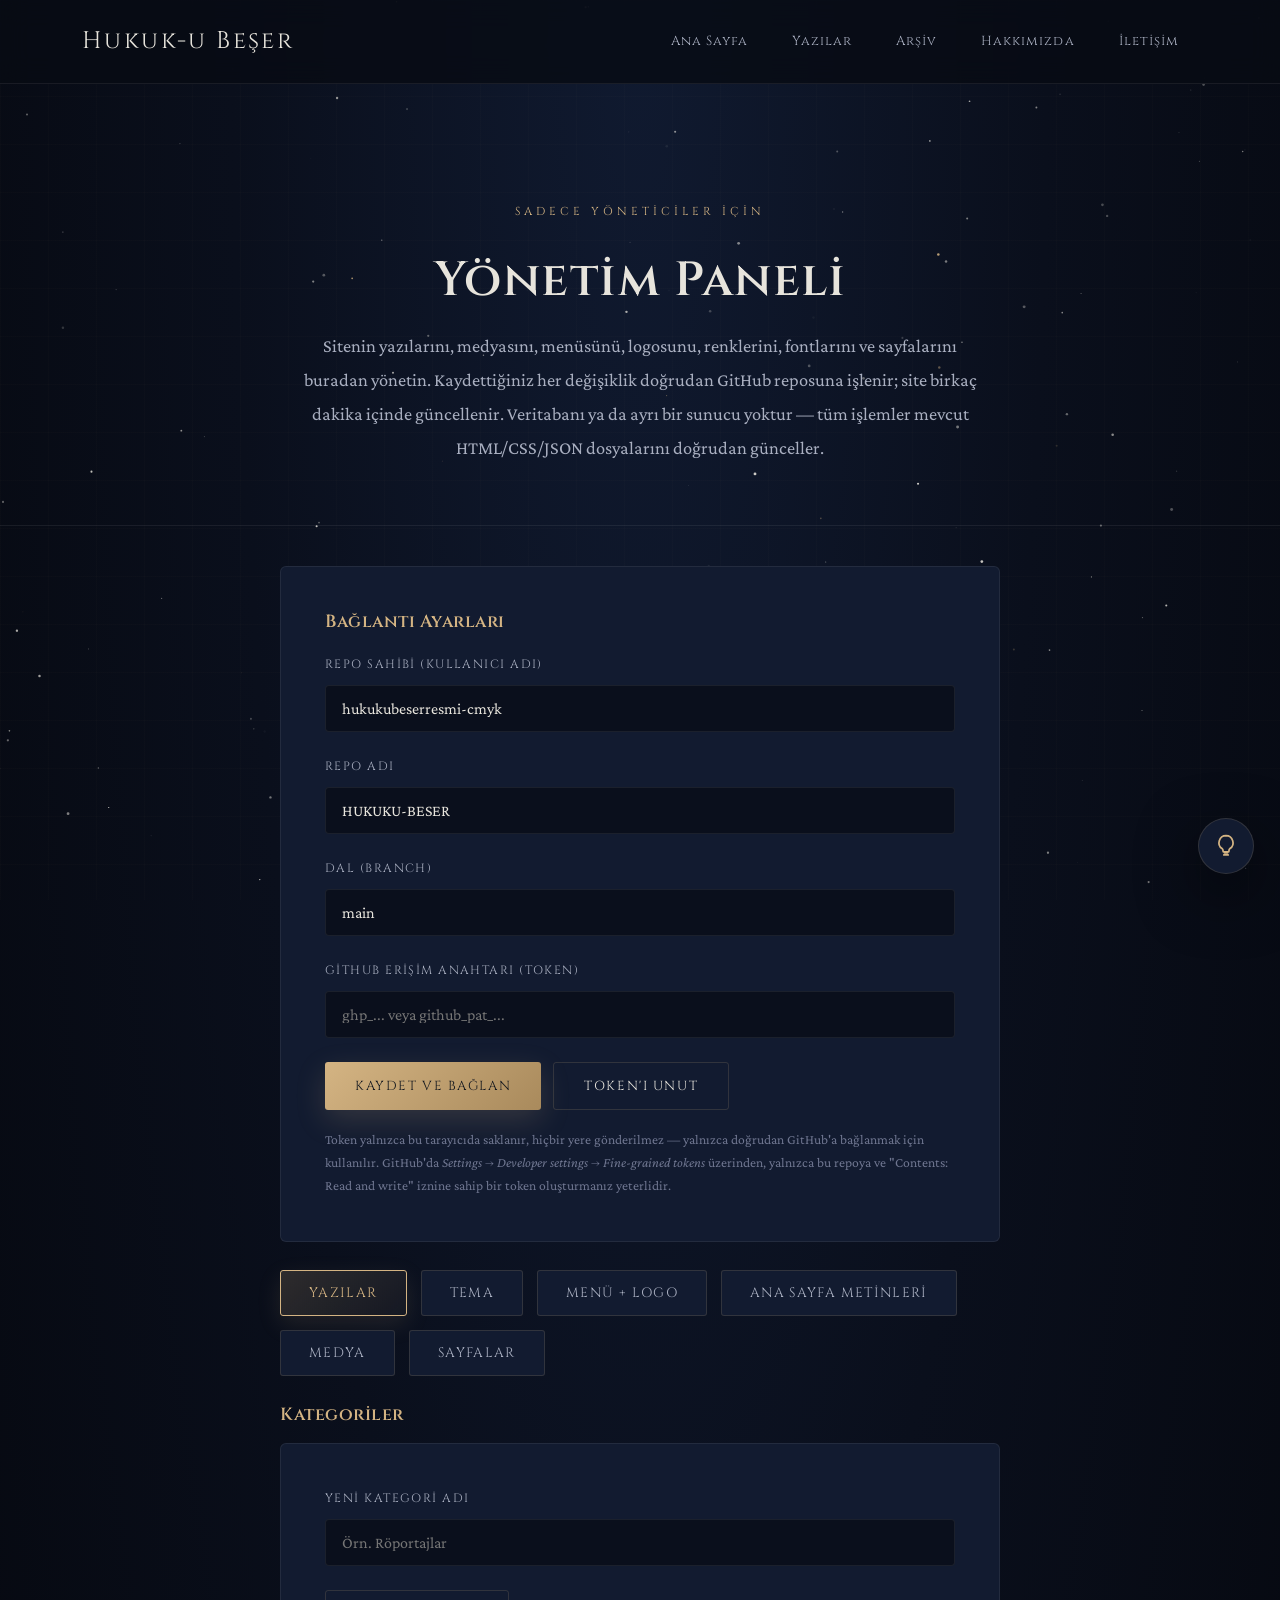
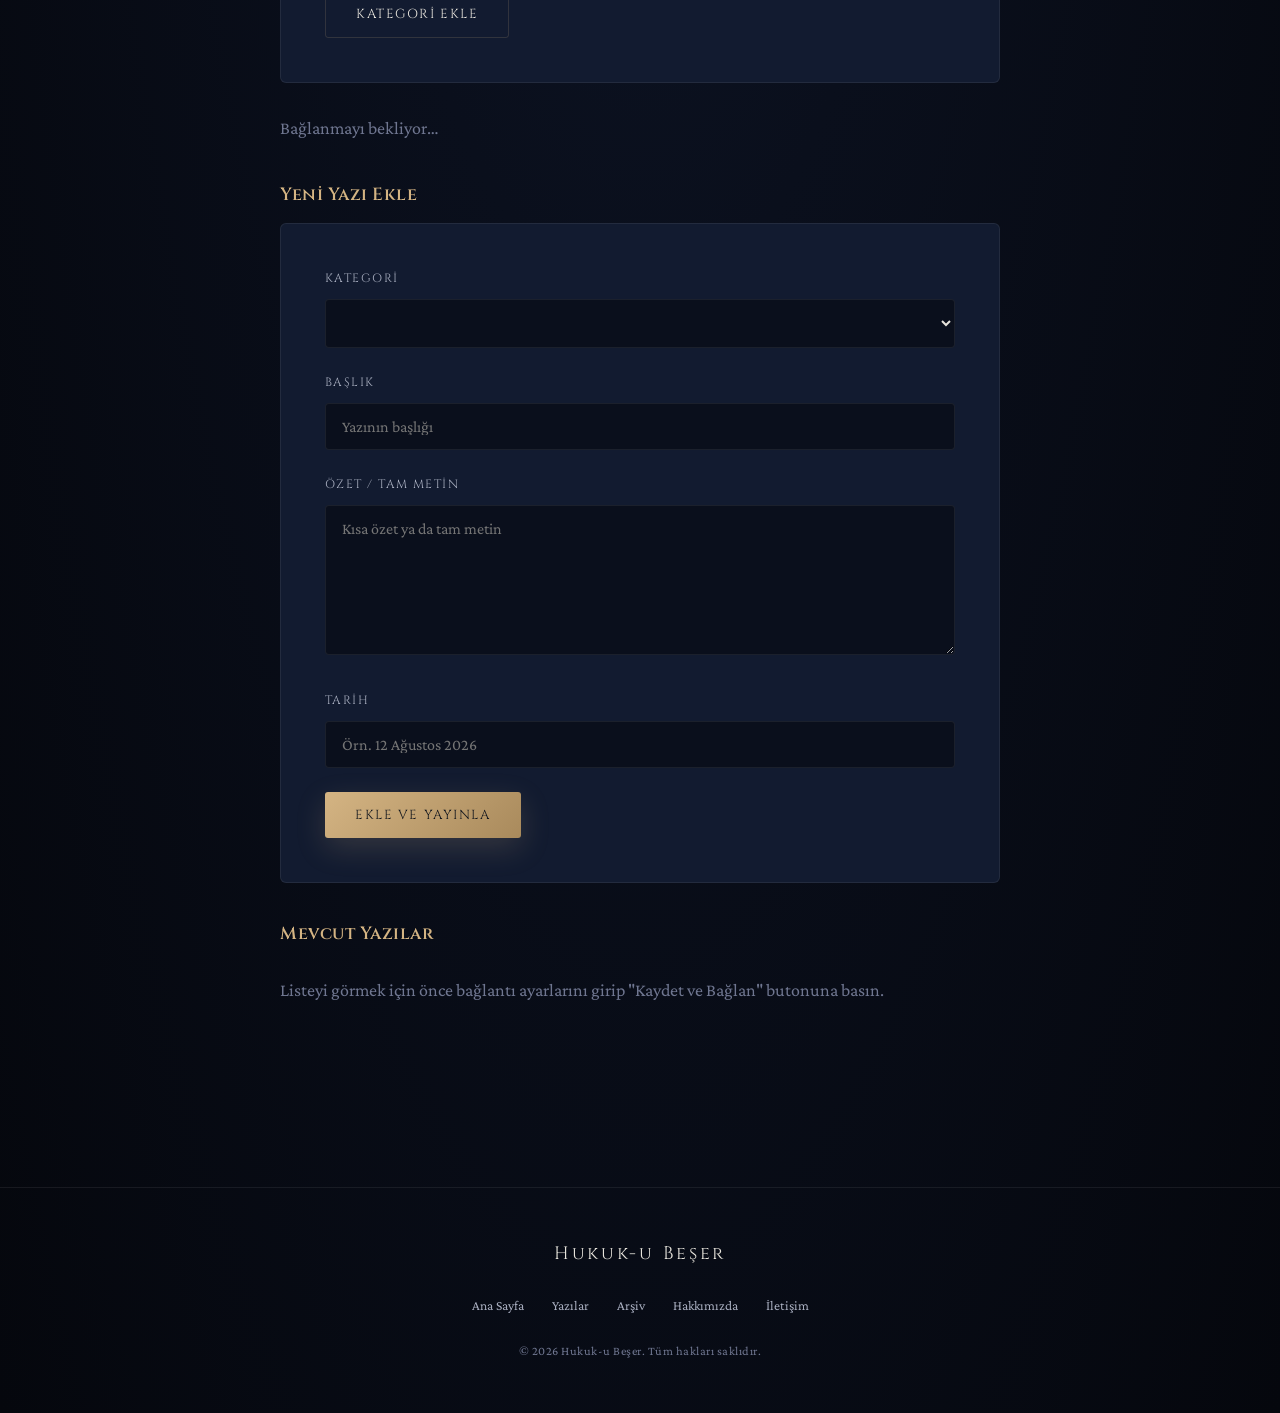
<file: yonetim.html>
<!DOCTYPE html>
<html lang="tr">
<head>
<script>(function(){try{if(localStorage.getItem('hb-isik-modu')==='acik'){document.documentElement.classList.add('aydinlik-mod');}}catch(e){}})();</script>
<meta charset="UTF-8">
<meta name="viewport" content="width=device-width, initial-scale=1.0">
<title>Yönetim Paneli | Hukuk-u Beşer</title>
<meta name="robots" content="noindex, nofollow">
<link rel="stylesheet" href="style.css">
</head>
<body>
<canvas id="yildiz-alani" aria-hidden="true"></canvas>

<button id="isik-dugmesi" class="isik-dugmesi" type="button" aria-pressed="false" aria-label="Işığı aç/kapat">
  <svg class="ampul-ikon" viewBox="0 0 24 24" aria-hidden="true">
    <path d="M12 2.5a6.5 6.5 0 0 0-3.7 11.83c.55.4.95 1.1.95 1.92V16.5a1 1 0 0 0 1 1h3.5a1 1 0 0 0 1-1v-.25c0-.82.4-1.52.95-1.92A6.5 6.5 0 0 0 12 2.5Z"/>
    <line x1="10" y1="20.25" x2="14" y2="20.25"/>
    <line x1="10.6" y1="18.3" x2="13.4" y2="18.3"/>
  </svg>
</button>

<header class="site-header">
  <nav class="nav-cubugu">
    <a href="index.html" class="marka">
      <!-- LOGO-BASLA -->
      <span class="marka-ad">Hukuk-u Beşer</span>
      <!-- LOGO-BITIS -->
    </a>
    <button class="nav-toggle" aria-label="Menüyü aç/kapat" onclick="document.querySelector('.nav-menu').classList.toggle('acik')">
      <span></span><span></span><span></span>
    </button>
    <ul class="nav-menu">
      <!-- MENU-BASLA -->
      <li><a href="index.html">Ana Sayfa</a></li>
      <li><a href="yazilar.html">Yazılar</a></li>
      <li><a href="arsiv.html">Arşiv</a></li>
      <li><a href="hakkimizda.html">Hakkımızda</a></li>
      <li><a href="iletisim.html">İletişim</a></li>
      <!-- MENU-BITIS -->
    </ul>
  </nav>
</header>

<main>
  <section class="sayfa-basligi">
    <div class="konteyner">
      <span class="ust-baslik-etiketi">Sadece Yöneticiler İçin</span>
      <h1>Yönetim Paneli</h1>
      <p class="bolum-aciklama" style="margin:0 auto;">Sitenin yazılarını, medyasını, menüsünü, logosunu, renklerini, fontlarını ve sayfalarını buradan yönetin. Kaydettiğiniz her değişiklik doğrudan GitHub reposuna işlenir; site birkaç dakika içinde güncellenir. Veritabanı ya da ayrı bir sunucu yoktur — tüm işlemler mevcut HTML/CSS/JSON dosyalarını doğrudan günceller.</p>
    </div>
  </section>

  <section>
    <div class="konteyner" style="padding:40px 32px 120px;">
      <div class="yonetim-bolum">

        <!-- BAĞLANTI AYARLARI -->
        <div class="iletisim-form" style="margin-bottom:24px;">
          <h3 style="margin-bottom:20px;">Bağlantı Ayarları</h3>

          <div class="form-grup">
            <label for="repo-sahibi">Repo Sahibi (kullanıcı adı)</label>
            <input type="text" id="repo-sahibi" value="hukukubeserresmi-cmyk">
          </div>
          <div class="form-grup">
            <label for="repo-adi">Repo Adı</label>
            <input type="text" id="repo-adi" value="HUKUKU-BESER">
          </div>
          <div class="form-grup">
            <label for="repo-dal">Dal (branch)</label>
            <input type="text" id="repo-dal" value="main">
          </div>
          <div class="form-grup">
            <label for="repo-token">GitHub Erişim Anahtarı (Token)</label>
            <input type="password" id="repo-token" placeholder="ghp_... veya github_pat_...">
          </div>

          <div style="display:flex; gap:12px; flex-wrap:wrap;">
            <button type="button" class="btn btn-birincil" id="btn-kaydet-ayar">Kaydet ve Bağlan</button>
            <button type="button" class="btn btn-ikincil" id="btn-token-unut">Token'ı Unut</button>
          </div>

          <p style="font-size:0.85rem; color:var(--metin-silik); margin-top:18px; line-height:1.7;">
            Token yalnızca bu tarayıcıda saklanır, hiçbir yere gönderilmez — yalnızca doğrudan GitHub'a bağlanmak için kullanılır. GitHub'da <em>Settings → Developer settings → Fine-grained tokens</em> üzerinden, yalnızca bu repoya ve "Contents: Read and write" iznine sahip bir token oluşturmanız yeterlidir.
          </p>
        </div>

        <div id="durum-mesaji" class="durum-mesaji"></div>

        <!-- SEKME DÜĞMELERİ -->
        <div class="filtre-grubu" role="tablist" aria-label="Yönetim bölümleri" style="margin:28px 0;">
          <button class="filtre-btn sekme-btn aktif" data-hedef="sekme-yazilar">Yazılar</button>
          <button class="filtre-btn sekme-btn" data-hedef="sekme-tema">Tema</button>
          <button class="filtre-btn sekme-btn" data-hedef="sekme-menu">Menü + Logo</button>
          <button class="filtre-btn sekme-btn" data-hedef="sekme-anasayfa">Ana Sayfa Metinleri</button>
          <button class="filtre-btn sekme-btn" data-hedef="sekme-medya">Medya</button>
          <button class="filtre-btn sekme-btn" data-hedef="sekme-sayfalar">Sayfalar</button>
        </div>

        <!-- ================= SEKME: YAZILAR ================= -->
        <div id="sekme-yazilar" class="sekme-panel gorunur">

          <h3 style="margin:24px 0 16px;">Kategoriler</h3>
          <div class="iletisim-form" style="margin-bottom:20px;">
            <div class="form-grup">
              <label for="yeni-kategori-ad">Yeni Kategori Adı</label>
              <input type="text" id="yeni-kategori-ad" placeholder="Örn. Röportajlar">
            </div>
            <button type="button" class="btn btn-ikincil" id="btn-kategori-ekle">Kategori Ekle</button>
          </div>
          <div class="yazi-listesi" id="kategori-liste">
            <p style="color:var(--metin-silik);">Bağlanmayı bekliyor…</p>
          </div>

          <h3 style="margin:40px 0 16px;">Yeni Yazı Ekle</h3>
          <div class="iletisim-form" style="margin-bottom:20px;">
            <div class="form-grup">
              <label for="yeni-tur">Kategori</label>
              <select id="yeni-tur"></select>
            </div>
            <div class="form-grup">
              <label for="yeni-baslik">Başlık</label>
              <input type="text" id="yeni-baslik" placeholder="Yazının başlığı">
            </div>
            <div class="form-grup">
              <label for="yeni-ozet">Özet / Tam Metin</label>
              <textarea id="yeni-ozet" placeholder="Kısa özet ya da tam metin"></textarea>
            </div>
            <div class="form-grup">
              <label for="yeni-tarih">Tarih</label>
              <input type="text" id="yeni-tarih" placeholder="Örn. 12 Ağustos 2026">
            </div>
            <button type="button" class="btn btn-birincil" id="btn-ekle">Ekle ve Yayınla</button>
          </div>

          <h3 style="margin:40px 0 16px;">Mevcut Yazılar</h3>
          <div class="yazi-listesi" id="mevcut-liste">
            <p style="color:var(--metin-silik);">Listeyi görmek için önce bağlantı ayarlarını girip "Kaydet ve Bağlan" butonuna basın.</p>
          </div>
        </div>

        <!-- ================= SEKME: TEMA ================= -->
        <div id="sekme-tema" class="sekme-panel">
          <h3 style="margin:24px 0 16px;">Renkler</h3>
          <div class="iletisim-form" id="tema-renkler" style="margin-bottom:20px;">
            <p style="color:var(--metin-silik);">Bağlanmayı bekliyor…</p>
          </div>

          <h3 style="margin:32px 0 16px;">Fontlar</h3>
          <div class="iletisim-form" id="tema-fontlar" style="margin-bottom:20px;">
            <p style="color:var(--metin-silik);">Bağlanmayı bekliyor…</p>
          </div>

          <button type="button" class="btn btn-birincil" id="btn-tema-kaydet">Temayı Kaydet</button>
        </div>

        <!-- ================= SEKME: MENÜ + LOGO ================= -->
        <div id="sekme-menu" class="sekme-panel">
          <h3 style="margin:24px 0 16px;">Logo / Site Adı</h3>
          <div class="iletisim-form" style="margin-bottom:20px;">
            <div class="form-grup">
              <label for="menu-logo-metin">Site Adı</label>
              <input type="text" id="menu-logo-metin" placeholder="Hukuk-u Beşer">
            </div>
          </div>

          <h3 style="margin:32px 0 16px;">Menü Bağlantıları</h3>
          <div id="menu-ogeleri">
            <p style="color:var(--metin-silik);">Bağlanmayı bekliyor…</p>
          </div>
          <div style="display:flex; gap:12px; flex-wrap:wrap; margin:18px 0 28px;">
            <button type="button" class="btn btn-ikincil" id="btn-menu-oge-ekle">Bağlantı Ekle</button>
            <button type="button" class="btn btn-birincil" id="btn-menu-kaydet">Menü ve Logoyu Kaydet</button>
          </div>
          <p style="font-size:0.85rem; color:var(--metin-silik); line-height:1.7;">
            Bu bölümde yapılan değişiklik; ana sayfa, yazılar, arşiv, hakkımızda, iletişim, yönetim sayfaları ve panelden oluşturduğunuz tüm ek sayfalardaki üst menüye, alt menüye, logoya ve site adına TEK bir işlemde uygulanır.
          </p>
        </div>

        <!-- ================= SEKME: ANA SAYFA METİNLERİ ================= -->
        <div id="sekme-anasayfa" class="sekme-panel">
          <h3 style="margin:24px 0 16px;">Giriş (Hero) Bölümü</h3>
          <div class="iletisim-form" style="margin-bottom:20px;">
            <div class="form-grup">
              <label for="anasayfa-hero-etiket">Üst Etiket</label>
              <input type="text" id="anasayfa-hero-etiket">
            </div>
            <div class="form-grup">
              <label for="anasayfa-hero-baslik">Ana Başlık</label>
              <input type="text" id="anasayfa-hero-baslik">
            </div>
            <div class="form-grup">
              <label for="anasayfa-hero-metin">Açıklama Metni</label>
              <textarea id="anasayfa-hero-metin"></textarea>
            </div>
          </div>

          <h3 style="margin:32px 0 16px;">Kısa Manifesto Bölümü</h3>
          <div class="iletisim-form" style="margin-bottom:20px;">
            <div class="form-grup">
              <label for="anasayfa-manifesto-etiket">Üst Etiket</label>
              <input type="text" id="anasayfa-manifesto-etiket">
            </div>
            <div class="form-grup">
              <label for="anasayfa-manifesto-baslik">Başlık</label>
              <input type="text" id="anasayfa-manifesto-baslik">
            </div>
            <div class="form-grup">
              <label for="anasayfa-manifesto-metin">Metin</label>
              <textarea id="anasayfa-manifesto-metin"></textarea>
            </div>
          </div>

          <button type="button" class="btn btn-birincil" id="btn-anasayfa-kaydet">Ana Sayfa Metinlerini Kaydet</button>
        </div>

        <!-- ================= SEKME: MEDYA ================= -->
        <div id="sekme-medya" class="sekme-panel">
          <h3 style="margin:24px 0 16px;">Yeni Medya Ekle</h3>
          <div class="iletisim-form" style="margin-bottom:20px;">
            <div class="form-grup">
              <label for="yeni-medya-tur">Tür</label>
              <select id="yeni-medya-tur">
                <option value="foto">Fotoğraf</option>
                <option value="video">Video</option>
              </select>
            </div>
            <div class="form-grup">
              <label for="yeni-medya-baslik">Başlık / Açıklama</label>
              <input type="text" id="yeni-medya-baslik" placeholder="Örn. Panel Konuşması">
            </div>
            <div class="form-grup">
              <label for="yeni-medya-dosya">Dosya (isteğe bağlı — boş bırakılırsa yer tutucu gösterilir)</label>
              <input type="file" id="yeni-medya-dosya" accept="image/*,video/*">
            </div>
            <div class="form-grup" style="display:flex; align-items:center; gap:10px;">
              <input type="checkbox" id="yeni-medya-genis" style="width:auto;">
              <label for="yeni-medya-genis" style="margin:0;">Geniş kart olarak göster</label>
            </div>
            <button type="button" class="btn btn-birincil" id="btn-medya-ekle">Ekle ve Yayınla</button>
          </div>

          <h3 style="margin:40px 0 16px;">Mevcut Medya</h3>
          <div class="yazi-listesi" id="medya-liste">
            <p style="color:var(--metin-silik);">Listeyi görmek için önce bağlantı ayarlarını girip "Kaydet ve Bağlan" butonuna basın.</p>
          </div>
        </div>

        <!-- ================= SEKME: SAYFALAR ================= -->
        <div id="sekme-sayfalar" class="sekme-panel">
          <h3 style="margin:24px 0 16px;">Yeni Sayfa Oluştur</h3>
          <div class="iletisim-form" style="margin-bottom:20px;">
            <div class="form-grup">
              <label for="yeni-sayfa-dosya">Dosya Adı</label>
              <input type="text" id="yeni-sayfa-dosya" placeholder="Örn. duyurular.html">
            </div>
            <div class="form-grup">
              <label for="yeni-sayfa-baslik">Sayfa Başlığı</label>
              <input type="text" id="yeni-sayfa-baslik" placeholder="Örn. Duyurular">
            </div>
            <button type="button" class="btn btn-birincil" id="btn-sayfa-ekle">Sayfayı Oluştur</button>
          </div>

          <h3 style="margin:40px 0 16px;">Mevcut Sayfalar</h3>
          <div class="yazi-listesi" id="sayfa-liste">
            <p style="color:var(--metin-silik);">Listeyi görmek için önce bağlantı ayarlarını girip "Kaydet ve Bağlan" butonuna basın.</p>
          </div>
        </div>

      </div>
    </div>
  </section>
</main>

<footer class="site-footer">
  <div class="konteyner">
    <span class="marka-ad"><!-- SITEADI-BASLA -->Hukuk-u Beşer<!-- SITEADI-BITIS --></span>
    <ul class="footer-menu">
      <!-- MENU-BASLA -->
      <li><a href="index.html">Ana Sayfa</a></li>
      <li><a href="yazilar.html">Yazılar</a></li>
      <li><a href="arsiv.html">Arşiv</a></li>
      <li><a href="hakkimizda.html">Hakkımızda</a></li>
      <li><a href="iletisim.html">İletişim</a></li>
      <!-- MENU-BITIS -->
    </ul>
    <p class="footer-alt"><!-- TELIF-BASLA -->© 2026 Hukuk-u Beşer. Tüm hakları saklıdır.<!-- TELIF-BITIS --></p>
  </div>
</footer>

<script src="yildizlar.js"></script>
<script src="isik.js"></script>
<script src="yonetim.js"></script>
</body>
</html>
</file>
<file: style.css>
/* ==========================================================================
   HUKUK-U BEŞER — Ortak Tasarım Dosyası (style.css)
   Koyu lacivert / gece mavisi / antrasit paleti
   Tüm sayfalarda <link rel="stylesheet" href="style.css"> ile çağrılır.
   ========================================================================== */

/* ---- Fontlar ---- */
@import url('https://fonts.googleapis.com/css2?family=Cormorant+Garamond:ital,wght@0,400;0,500;0,600;0,700;1,400;1,500&family=Cinzel:wght@500;600;700&family=Crimson+Pro:ital,wght@0,400;0,500;0,600;1,400&display=swap');

/* ---- Kök Değişkenler ---- */
:root {
  /* RENK-BASLA */
  --gece-mavisi-1: #05070d;      /* en koyu zemin */
  --gece-mavisi-2: #0a0f1c;      /* ana zemin */
  --gece-mavisi-3: #0f1626;      /* yükseltilmiş yüzey */
  --lacivert: #121b30;           /* kart / panel zemini */
  --lacivert-acik: #1a2540;      /* hover / kenarlık zemini */
  --antrasit: #262b33;           /* nötr antrasit */
  --antrasit-acik: #3a4150;      /* ikincil kenarlık */
  --altin: #c8a96b;
  --altin-2: #d4b483;            /* vurgu — donuk altın */
  --altin-soluk: #a98a5c;
  --metin-ana: #e7e4dc;          /* fildişi-gri metin */
  --metin-ikincil: #a9afc0;      /* soluk mavi-gri metin */
  --metin-silik: #6f7690;
  --kenarlik: rgba(212, 180, 131, 0.16);
  --kenarlik-soluk: rgba(230, 228, 220, 0.08);
  --golge: 0 20px 60px rgba(0, 0, 0, 0.55);
  /* RENK-BITIS */

  /* Tipografi */
  /* FONT-BASLA */
  --font-baslik: 'Cinzel', 'Cormorant Garamond', serif;
  --font-govde: 'Crimson Pro', 'Cormorant Garamond', Georgia, serif;
  --font-siir: 'Cormorant Garamond', Georgia, serif;
  /* FONT-BITIS */

  --konteyner-genislik: 1180px;
}

/* ---- Aydınlık Mod (Işık Düğmesi) ---- */
html.aydinlik-mod {
  --gece-mavisi-1: #efe8d6;
  --gece-mavisi-2: #f8f3e6;
  --gece-mavisi-3: #f1ead6;
  --lacivert: #fffdf7;
  --lacivert-acik: #f3ecd8;
  --antrasit: #ddd3ba;
  --antrasit-acik: #b9ab84;
  --altin: #a9772f;
  --altin-2: #9c6e2e;
  --altin-soluk: #8a6a3a;
  --metin-ana: #241f14;
  --metin-ikincil: #4d4530;
  --metin-silik: #7c7255;
  --kenarlik: rgba(120, 90, 40, 0.22);
  --kenarlik-soluk: rgba(60, 45, 20, 0.1);
  --golge: 0 16px 40px rgba(70, 55, 25, 0.14);
}

/* ---- Sıfırlama ---- */
* { box-sizing: border-box; margin: 0; padding: 0; }

html { scroll-behavior: smooth; }

body {
  background:
    radial-gradient(ellipse at top, #101a30 0%, var(--gece-mavisi-2) 45%, var(--gece-mavisi-1) 100%);
  color: var(--metin-ana);
  font-family: var(--font-govde);
  font-size: 18px;
  line-height: 1.75;
  min-height: 100vh;
  -webkit-font-smoothing: antialiased;
  position: relative;
  overflow-x: hidden;
  transition: background 0.7s ease, color 0.5s ease;
}

html.aydinlik-mod body {
  background: radial-gradient(ellipse at top, #fffdf3 0%, var(--gece-mavisi-2) 45%, var(--gece-mavisi-1) 100%);
}

/* Metin öğelerinde yumuşak geçiş */
p, h1, h2, h3, h4, span, a, li, label, input, textarea {
  transition: background-color 0.5s ease, color 0.5s ease, border-color 0.5s ease;
}

/* Yıldız simülasyonu (canvas) — aydınlık modda kaybolur */
#yildiz-alani {
  position: fixed;
  inset: 0;
  width: 100%;
  height: 100%;
  z-index: 0;
  pointer-events: none;
  display: block;
  transition: opacity 0.8s ease;
}

html.aydinlik-mod #yildiz-alani {
  opacity: 0;
}

/* İnce doku efekti */
body::before {
  content: "";
  position: fixed;
  inset: 0;
  background-image:
    linear-gradient(rgba(212,180,131,0.02) 1px, transparent 1px),
    linear-gradient(90deg, rgba(212,180,131,0.02) 1px, transparent 1px);
  background-size: 48px 48px;
  pointer-events: none;
  z-index: 0;
  transition: background-image 0.6s ease;
}

html.aydinlik-mod body::before {
  background-image:
    linear-gradient(rgba(90,70,30,0.035) 1px, transparent 1px),
    linear-gradient(90deg, rgba(90,70,30,0.035) 1px, transparent 1px);
}

/* ---- Işık Düğmesi ---- */
.isik-dugmesi {
  position: fixed;
  right: 26px;
  bottom: 26px;
  width: 56px;
  height: 56px;
  border-radius: 50%;
  border: 1px solid var(--kenarlik);
  background: var(--lacivert);
  display: flex;
  align-items: center;
  justify-content: center;
  cursor: pointer;
  z-index: 500;
  box-shadow: var(--golge);
  transition: background 0.5s ease, box-shadow 0.5s ease, border-color 0.5s ease, transform 0.25s ease;
}

.isik-dugmesi:hover { transform: translateY(-3px); border-color: var(--altin-2); }

.ampul-ikon {
  width: 26px;
  height: 26px;
  fill: none;
  stroke: var(--altin-2);
  stroke-width: 1.6;
  stroke-linecap: round;
  stroke-linejoin: round;
  transition: fill 0.5s ease, stroke 0.5s ease, filter 0.5s ease;
}

html.aydinlik-mod .isik-dugmesi {
  background: #fff6dd;
  border-color: #d9a441;
  box-shadow: 0 0 28px 6px rgba(255, 197, 92, 0.55), var(--golge);
}

html.aydinlik-mod .ampul-ikon {
  fill: #ffcf5c;
  stroke: #a9772f;
  filter: drop-shadow(0 0 6px rgba(255, 207, 92, 0.9));
}

@media (max-width: 760px) {
  .isik-dugmesi { right: 16px; bottom: 16px; width: 48px; height: 48px; }
  .ampul-ikon { width: 22px; height: 22px; }
}

h1, h2, h3, h4 {
  font-family: var(--font-baslik);
  font-weight: 600;
  letter-spacing: 0.03em;
  color: var(--metin-ana);
  line-height: 1.3;
}

a { color: inherit; text-decoration: none; }

img { max-width: 100%; display: block; }

::selection { background: var(--altin-2); color: #10131c; }

/* Kaydırma çubuğu */
::-webkit-scrollbar { width: 10px; }
::-webkit-scrollbar-track { background: var(--gece-mavisi-1); }
::-webkit-scrollbar-thumb { background: var(--antrasit-acik); border-radius: 6px; }
::-webkit-scrollbar-thumb:hover { background: var(--altin-soluk); }

/* ---- Genel Yerleşim ---- */
.konteyner {
  max-width: var(--konteyner-genislik);
  margin: 0 auto;
  padding: 0 32px;
  position: relative;
  z-index: 1;
}

section { position: relative; z-index: 1; }

.ust-baslik-etiketi {
  display: inline-block;
  font-family: var(--font-baslik);
  font-size: 0.72rem;
  letter-spacing: 0.35em;
  text-transform: uppercase;
  color: var(--altin-2);
  margin-bottom: 14px;
}

.bolum-basligi {
  font-size: clamp(1.8rem, 3vw, 2.6rem);
  margin-bottom: 18px;
}

.bolum-aciklama {
  color: var(--metin-ikincil);
  font-size: 1.15rem;
  max-width: 680px;
  line-height: 1.85;
}

.ayrac {
  width: 72px;
  height: 1px;
  background: linear-gradient(90deg, var(--altin-2), transparent);
  margin: 22px 0;
}

.ayrac.orta { margin-left: auto; margin-right: auto; }

/* ==========================================================================
   NAVİGASYON
   ========================================================================== */
.site-header {
  position: sticky;
  top: 0;
  z-index: 100;
  backdrop-filter: blur(14px);
  background: rgba(8, 11, 20, 0.82);
  border-bottom: 1px solid var(--kenarlik-soluk);
  transition: background 0.6s ease, border-color 0.5s ease;
}

html.aydinlik-mod .site-header {
  background: rgba(255, 253, 246, 0.86);
}

.nav-cubugu {
  max-width: var(--konteyner-genislik);
  margin: 0 auto;
  padding: 20px 32px;
  display: flex;
  align-items: center;
  justify-content: space-between;
  gap: 24px;
}

.marka {
  display: flex;
  flex-direction: column;
  line-height: 1.1;
}

.marka .marka-ad {
  font-family: var(--font-baslik);
  font-size: 1.5rem;
  letter-spacing: 0.1em;
  color: var(--metin-ana);
}

.marka .marka-alt {
  font-size: 0.82rem;
  letter-spacing: 0.06em;
  color: var(--altin-soluk);
  text-transform: uppercase;
  margin-top: 5px;
  max-width: 300px;
  line-height: 1.4;
}

.nav-menu {
  display: flex;
  align-items: center;
  gap: 6px;
  list-style: none;
}

.nav-menu a {
  display: inline-block;
  padding: 9px 18px;
  font-family: var(--font-baslik);
  font-size: 0.82rem;
  letter-spacing: 0.08em;
  color: var(--metin-ikincil);
  border-radius: 3px;
  border: 1px solid transparent;
  transition: color 0.35s ease, border-color 0.35s ease, background 0.35s ease;
}

.nav-menu a:hover,
.nav-menu a:focus-visible {
  color: var(--altin-2);
  border-color: var(--kenarlik);
  background: rgba(212, 180, 131, 0.05);
}

.nav-menu a.aktif {
  color: var(--altin-2);
  border-bottom: 1px solid var(--altin-2);
}

.nav-toggle {
  display: none;
  flex-direction: column;
  gap: 5px;
  background: none;
  border: none;
  cursor: pointer;
  padding: 6px;
}
.nav-toggle span {
  width: 26px;
  height: 2px;
  background: var(--metin-ana);
  display: block;
}

/* ==========================================================================
   BUTONLAR
   ========================================================================== */
.btn {
  display: inline-flex;
  align-items: center;
  justify-content: center;
  gap: 10px;
  font-family: var(--font-baslik);
  font-size: 0.82rem;
  letter-spacing: 0.12em;
  text-transform: uppercase;
  padding: 14px 30px;
  border-radius: 3px;
  cursor: pointer;
  transition: all 0.35s ease;
  border: 1px solid var(--kenarlik);
}

.btn-birincil {
  background: linear-gradient(135deg, var(--altin-2), var(--altin-soluk));
  color: #14181f;
  border: none;
  box-shadow: 0 10px 30px rgba(212, 180, 131, 0.18);
}
.btn-birincil:hover { transform: translateY(-2px); box-shadow: 0 14px 36px rgba(212, 180, 131, 0.28); }

.btn-ikincil {
  background: transparent;
  color: var(--metin-ana);
}
.btn-ikincil:hover {
  border-color: var(--altin-2);
  color: var(--altin-2);
  background: rgba(212, 180, 131, 0.06);
}

/* Filtre butonları (yazılar.html) */
.filtre-grubu {
  display: flex;
  flex-wrap: wrap;
  gap: 14px;
  margin-top: 28px;
}

.filtre-btn {
  font-family: var(--font-baslik);
  font-size: 0.85rem;
  letter-spacing: 0.1em;
  text-transform: uppercase;
  padding: 13px 28px;
  border-radius: 3px;
  border: 1px solid var(--kenarlik);
  background: var(--lacivert);
  color: var(--metin-ikincil);
  cursor: pointer;
  transition: all 0.35s ease;
}

.filtre-btn:hover {
  color: var(--altin-2);
  border-color: var(--altin-2);
}

.filtre-btn.aktif {
  background: linear-gradient(135deg, rgba(212,180,131,0.18), rgba(212,180,131,0.05));
  color: var(--altin-2);
  border-color: var(--altin-2);
  box-shadow: 0 8px 24px rgba(212, 180, 131, 0.12);
}

/* ==========================================================================
   KARTLAR
   ========================================================================== */
.kart-izgara {
  display: grid;
  grid-template-columns: repeat(3, 1fr);
  gap: 28px;
  margin-top: 48px;
}

.kart {
  background: linear-gradient(160deg, var(--lacivert) 0%, var(--gece-mavisi-3) 100%);
  border: 1px solid var(--kenarlik-soluk);
  border-radius: 6px;
  padding: 36px 30px;
  transition: transform 0.4s ease, border-color 0.4s ease, box-shadow 0.4s ease;
  position: relative;
  overflow: hidden;
}

.kart::before {
  content: "";
  position: absolute;
  top: 0; left: 0; right: 0;
  height: 2px;
  background: linear-gradient(90deg, transparent, var(--altin-2), transparent);
  opacity: 0;
  transition: opacity 0.4s ease;
}

.kart:hover {
  transform: translateY(-6px);
  border-color: var(--kenarlik);
  box-shadow: var(--golge);
}
.kart:hover::before { opacity: 1; }

.kart .kart-numara {
  font-family: var(--font-baslik);
  font-size: 0.75rem;
  letter-spacing: 0.2em;
  color: var(--altin-soluk);
  display: block;
  margin-bottom: 18px;
}

.kart h3 {
  font-size: 1.35rem;
  margin-bottom: 12px;
}

.kart p {
  color: var(--metin-ikincil);
  font-size: 1rem;
  margin-bottom: 22px;
}

.kart .kart-link {
  font-family: var(--font-baslik);
  font-size: 0.78rem;
  letter-spacing: 0.15em;
  text-transform: uppercase;
  color: var(--altin-2);
  border-bottom: 1px solid transparent;
  transition: border-color 0.3s ease;
}
.kart:hover .kart-link { border-color: var(--altin-2); }

/* ==========================================================================
   ŞİİR BLOĞU (index.html)
   ========================================================================== */
.siir-bolumu {
  padding: 100px 0 80px;
}

.siir-cerceve {
  max-width: 820px;
  margin: 0 auto;
  background: linear-gradient(180deg, rgba(18,27,48,0.7), rgba(10,15,28,0.55));
  border: 1px solid var(--kenarlik);
  border-radius: 4px;
  padding: 64px 60px;
  position: relative;
  box-shadow: var(--golge);
  transition: background 0.6s ease, border-color 0.5s ease, box-shadow 0.5s ease;
}

html.aydinlik-mod .siir-cerceve {
  background: linear-gradient(180deg, rgba(255,253,247,0.92), rgba(248,242,227,0.88));
}

.siir-cerceve::before,
.siir-cerceve::after {
  content: "";
  position: absolute;
  width: 34px;
  height: 34px;
  border: 1px solid var(--altin-2);
  opacity: 0.6;
}
.siir-cerceve::before { top: 18px; left: 18px; border-right: none; border-bottom: none; }
.siir-cerceve::after { bottom: 18px; right: 18px; border-left: none; border-top: none; }

.siir-portre {
  position: absolute;
  top: -64px;
  left: -56px;
  width: 172px;
  height: 212px;
  object-fit: cover;
  object-position: center 22%;
  border-radius: 5px;
  border: 3px solid var(--altin-2);
  box-shadow: var(--golge);
  filter: sepia(0.2) saturate(1) contrast(1.05) brightness(1.02);
  z-index: 3;
  background: var(--gece-mavisi-2);
}

.siir-ust {
  text-align: center;
  margin-bottom: 40px;
}

/* Portre varsa üst metne nefes payı bırak */
.siir-portre + .siir-ust {
  margin-top: 112px;
}

.siir-ust .ust-baslik-etiketi { display: block; }

.siir-baslik {
  font-family: var(--font-baslik);
  font-size: clamp(2rem, 4vw, 2.9rem);
  margin: 10px 0 6px;
}

.siir-yazar {
  font-family: var(--font-siir);
  font-style: italic;
  color: var(--metin-ikincil);
  font-size: 1.05rem;
}

.siir-metin {
  font-family: var(--font-siir);
  font-size: 1.5rem;
  line-height: 2.15;
  color: var(--metin-ana);
  text-align: center;
}

.siir-metin p { margin-bottom: 34px; }
.siir-metin p:last-child { margin-bottom: 0; }

.siir-imza {
  text-align: center;
  margin-top: 46px;
  font-family: var(--font-baslik);
  letter-spacing: 0.2em;
  font-size: 0.85rem;
  color: var(--altin-soluk);
  text-transform: uppercase;
}

/* ==========================================================================
   HERO
   ========================================================================== */
.hero {
  padding: 130px 0 90px;
  text-align: center;
  position: relative;
}

.hero::after {
  content: "";
  position: absolute;
  bottom: 0; left: 50%;
  transform: translateX(-50%);
  width: 1px;
  height: 60px;
  background: linear-gradient(180deg, var(--altin-2), transparent);
}

.hero h1 {
  font-size: clamp(2.4rem, 5vw, 3.8rem);
  max-width: 900px;
  margin: 18px auto 26px;
}

.hero .hero-alt {
  font-family: var(--font-siir);
  font-style: italic;
  font-size: 1.25rem;
  color: var(--metin-ikincil);
  max-width: 640px;
  margin: 0 auto;
}

/* ==========================================================================
   SAYFA BAŞLIK BANDI (iç sayfalar)
   ========================================================================== */
.sayfa-basligi {
  padding: 110px 0 60px;
  text-align: center;
  border-bottom: 1px solid var(--kenarlik-soluk);
}

.sayfa-basligi h1 { font-size: clamp(2rem, 4vw, 3rem); margin: 14px 0 16px; }

/* ==========================================================================
   YAZILAR SAYFASI — İçerik listeleri
   ========================================================================== */
.yazi-panel {
  margin-top: 56px;
  display: none;
  animation: yumusakInis 0.6s ease forwards;
  scroll-margin-top: 110px;
}
.yazi-panel.gorunur { display: block; }

@keyframes yumusakInis {
  from { opacity: 0; transform: translateY(24px); }
  to { opacity: 1; transform: translateY(0); }
}

.yazi-listesi { display: grid; gap: 22px; margin-top: 30px; }

.yazi-satiri {
  display: flex;
  justify-content: space-between;
  align-items: baseline;
  gap: 24px;
  padding: 26px 30px;
  background: var(--lacivert);
  border: 1px solid var(--kenarlik-soluk);
  border-radius: 5px;
  transition: border-color 0.3s ease, transform 0.3s ease;
}
.yazi-satiri:hover { border-color: var(--kenarlik); transform: translateX(4px); }

.yazi-satiri h4 {
  font-size: 1.2rem;
  font-weight: 500;
  margin-bottom: 6px;
}

.yazi-satiri p { color: var(--metin-ikincil); font-size: 0.98rem; max-width: 560px; }

.yazi-tarih {
  font-family: var(--font-baslik);
  font-size: 0.75rem;
  letter-spacing: 0.1em;
  color: var(--altin-soluk);
  white-space: nowrap;
}

/* ==========================================================================
   ARŞİV / GALERİ
   ========================================================================== */
.galeri-sekmeler {
  display: flex;
  gap: 12px;
  margin: 40px 0 10px;
}
.galeri-sekmeler .filtre-btn { padding: 10px 22px; font-size: 0.75rem; }

.medya-izgara {
  display: grid;
  grid-template-columns: repeat(3, 1fr);
  gap: 22px;
  margin-top: 36px;
}

.medya-oge {
  position: relative;
  aspect-ratio: 4 / 3;
  border-radius: 6px;
  overflow: hidden;
  border: 1px solid var(--kenarlik-soluk);
  background: linear-gradient(150deg, var(--lacivert-acik), var(--antrasit) 130%);
  display: flex;
  align-items: center;
  justify-content: center;
  cursor: pointer;
  transition: border-color 0.35s ease, transform 0.35s ease;
}

.medya-oge:hover { border-color: var(--altin-2); transform: translateY(-4px); }

.medya-oge.genis { grid-column: span 2; }

.medya-gorsel {
  width: 100%;
  height: 100%;
  object-fit: cover;
  display: block;
}

.medya-yer-tutucu {
  text-align: center;
  color: var(--metin-silik);
}

.medya-ikon {
  width: 52px;
  height: 52px;
  margin: 0 auto 14px;
  border: 1px solid var(--altin-soluk);
  border-radius: 50%;
  display: flex;
  align-items: center;
  justify-content: center;
  color: var(--altin-2);
  font-size: 1.3rem;
}

.medya-etiket {
  font-family: var(--font-baslik);
  font-size: 0.7rem;
  letter-spacing: 0.15em;
  text-transform: uppercase;
  color: var(--metin-ikincil);
}

.medya-oge.tiklanabilir { cursor: zoom-in; }
.medya-oge:not(.tiklanabilir) { cursor: default; }

.medya-lightbox {
  display: none;
  position: fixed;
  inset: 0;
  z-index: 1000;
  align-items: center;
  justify-content: center;
  padding: 40px;
  background: rgba(5, 7, 13, 0.92);
  backdrop-filter: blur(6px);
}
.medya-lightbox.acik { display: flex; }

.lightbox-icerik { max-width: 92vw; max-height: 88vh; }
.lightbox-icerik img,
.lightbox-icerik video {
  max-width: 92vw;
  max-height: 88vh;
  border-radius: 6px;
  box-shadow: var(--golge);
  display: block;
}

.lightbox-kapat {
  position: fixed;
  top: 22px;
  right: 28px;
  width: 46px;
  height: 46px;
  border-radius: 50%;
  border: 1px solid var(--kenarlik);
  background: var(--lacivert);
  color: var(--metin-ana);
  font-size: 1.6rem;
  line-height: 1;
  cursor: pointer;
  display: flex;
  align-items: center;
  justify-content: center;
  transition: border-color 0.3s ease, color 0.3s ease;
}
.lightbox-kapat:hover { border-color: var(--altin-2); color: var(--altin-2); }

.medya-oynatici-rozet {
  position: absolute;
  top: 14px;
  right: 14px;
  font-family: var(--font-baslik);
  font-size: 0.62rem;
  letter-spacing: 0.1em;
  padding: 5px 10px;
  border-radius: 20px;
  background: rgba(5,7,13,0.7);
  border: 1px solid var(--kenarlik);
  color: var(--altin-2);
  text-transform: uppercase;
}

/* ==========================================================================
   MANİFESTO / HAKKIMIZDA — Geniş okuma metni
   ========================================================================== */
.manifesto-govde {
  max-width: 760px;
  margin: 60px auto 100px;
  font-size: 1.18rem;
  line-height: 2;
}

.manifesto-govde h2 {
  font-size: 1.55rem;
  margin: 52px 0 20px;
  color: var(--altin-2);
}

.manifesto-govde h2:first-child { margin-top: 0; }

.manifesto-govde p { margin-bottom: 22px; color: var(--metin-ana); }

.manifesto-govde p.vurgu {
  font-family: var(--font-siir);
  font-style: italic;
  font-size: 1.3rem;
  color: var(--metin-ikincil);
  border-left: 2px solid var(--altin-2);
  padding-left: 24px;
  margin: 38px 0;
}

.ilke-listesi {
  list-style: none;
  display: grid;
  gap: 18px;
  margin: 30px 0;
}

.ilke-listesi li {
  padding-left: 30px;
  position: relative;
  color: var(--metin-ikincil);
}

.ilke-listesi li::before {
  content: "—";
  position: absolute;
  left: 0;
  color: var(--altin-2);
}

.ilke-listesi strong { color: var(--metin-ana); font-weight: 600; }

/* Kurucular */
.kurucular-izgara {
  display: grid;
  grid-template-columns: repeat(2, 1fr);
  gap: 22px;
  margin: 30px 0 40px;
}

.kurucu-kart {
  display: flex;
  flex-direction: column;
  align-items: center;
  text-align: center;
  gap: 10px;
  padding: 34px 24px;
  background: linear-gradient(160deg, var(--lacivert) 0%, var(--gece-mavisi-3) 100%);
  border: 1px solid var(--kenarlik-soluk);
  border-radius: 8px;
  transition: transform 0.4s ease, border-color 0.4s ease, box-shadow 0.4s ease;
}

.kurucu-kart:hover {
  transform: translateY(-5px);
  border-color: var(--kenarlik);
  box-shadow: var(--golge);
}

.kurucu-avatar {
  width: 66px;
  height: 66px;
  border-radius: 50%;
  display: flex;
  align-items: center;
  justify-content: center;
  font-family: var(--font-baslik);
  font-size: 1.15rem;
  letter-spacing: 0.05em;
  color: var(--altin-2);
  background: radial-gradient(circle at 35% 30%, rgba(212,180,131,0.18), transparent 70%);
  border: 1.5px solid var(--altin-2);
}

.kurucu-ad {
  font-family: var(--font-baslik);
  font-size: 1.1rem;
  letter-spacing: 0.04em;
  color: var(--metin-ana);
}

.kurucu-rol {
  font-size: 0.78rem;
  letter-spacing: 0.1em;
  text-transform: uppercase;
  color: var(--altin-soluk);
}

@media (max-width: 640px) {
  .kurucular-izgara { grid-template-columns: 1fr; }
}

/* ==========================================================================
   İLETİŞİM
   ========================================================================== */
.iletisim-izgara {
  display: grid;
  grid-template-columns: 1.2fr 0.8fr;
  gap: 60px;
  margin: 56px 0 100px;
  align-items: start;
}

.iletisim-form {
  background: var(--lacivert);
  border: 1px solid var(--kenarlik-soluk);
  border-radius: 6px;
  padding: 44px;
}

.form-grup { margin-bottom: 24px; }

.form-grup label {
  display: block;
  font-family: var(--font-baslik);
  font-size: 0.75rem;
  letter-spacing: 0.12em;
  text-transform: uppercase;
  color: var(--metin-ikincil);
  margin-bottom: 10px;
}

.form-grup input,
.form-grup textarea {
  width: 100%;
  background: var(--gece-mavisi-2);
  border: 1px solid var(--kenarlik-soluk);
  border-radius: 4px;
  padding: 14px 16px;
  color: var(--metin-ana);
  font-family: var(--font-govde);
  font-size: 1rem;
  transition: border-color 0.3s ease;
}

.form-grup input:focus,
.form-grup textarea:focus {
  outline: none;
  border-color: var(--altin-2);
}

.form-grup textarea { resize: vertical; min-height: 150px; }

.iletisim-yan { display: flex; flex-direction: column; gap: 30px; }

.iletisim-kart {
  background: var(--gece-mavisi-3);
  border: 1px solid var(--kenarlik-soluk);
  border-radius: 6px;
  padding: 28px;
}

.iletisim-kart h4 {
  font-size: 1.05rem;
  margin-bottom: 10px;
  color: var(--altin-2);
}

.iletisim-kart p { color: var(--metin-ikincil); font-size: 0.98rem; }

.eposta-linki {
  border-bottom: 1px solid transparent;
  transition: color 0.3s ease, border-color 0.3s ease;
}
.eposta-linki:hover {
  color: var(--altin-2);
  border-color: var(--altin-2);
}

.sosyal-linkler {
  display: flex;
  flex-wrap: wrap;
  gap: 12px;
  margin-top: 18px;
}

.sosyal-linkler a {
  padding: 10px 18px;
  border: 1px solid var(--kenarlik);
  border-radius: 30px;
  font-size: 0.85rem;
  color: var(--metin-ikincil);
  transition: all 0.3s ease;
}
.sosyal-linkler a:hover { color: var(--altin-2); border-color: var(--altin-2); }

/* ==========================================================================
   YÖNETİM PANELİ
   ========================================================================== */
.yonetim-bolum { max-width: 720px; margin: 0 auto; }

.yonetim-bolum h3 {
  font-size: 1.1rem;
  color: var(--altin-2);
}

.form-grup select {
  width: 100%;
  background: var(--gece-mavisi-2);
  border: 1px solid var(--kenarlik-soluk);
  border-radius: 4px;
  padding: 14px 16px;
  color: var(--metin-ana);
  font-family: var(--font-govde);
  font-size: 1rem;
}

.sil-btn {
  background: none;
  border: 1px solid var(--kenarlik);
  color: #c0554a;
  padding: 8px 16px;
  border-radius: 4px;
  font-family: var(--font-baslik);
  font-size: 0.7rem;
  letter-spacing: 0.08em;
  text-transform: uppercase;
  cursor: pointer;
  white-space: nowrap;
  transition: all 0.3s ease;
}
.sil-btn:hover { background: rgba(192, 85, 74, 0.12); border-color: #c0554a; }

.durum-mesaji {
  display: none;
  padding: 14px 18px;
  border-radius: 4px;
  font-size: 0.92rem;
  margin: 20px 0;
}
.durum-mesaji.basarili { display: block; background: rgba(120, 180, 120, 0.1); border: 1px solid rgba(120, 180, 120, 0.3); color: #9fd39f; }
.durum-mesaji.hata { display: block; background: rgba(192, 85, 74, 0.1); border: 1px solid rgba(192, 85, 74, 0.3); color: #e08b80; }
.durum-mesaji.yukleniyor { display: block; background: rgba(212, 180, 131, 0.08); border: 1px solid var(--kenarlik); color: var(--altin-2); }

.sekme-panel { display: none; }
.sekme-panel.gorunur { display: block; }

.tema-satir input[type="text"] {
  width: 100%;
  background: var(--gece-mavisi-2);
  border: 1px solid var(--kenarlik-soluk);
  border-radius: 4px;
  padding: 12px 14px;
  color: var(--metin-ana);
  font-family: var(--font-govde);
  font-size: 0.92rem;
}
.tema-satir input[type="color"] {
  width: 44px;
  height: 44px;
  padding: 2px;
  border: 1px solid var(--kenarlik-soluk);
  border-radius: 4px;
  background: var(--gece-mavisi-2);
  cursor: pointer;
  flex: none;
}
.tema-satir { margin-bottom: 16px; }
.tema-satir label { display: block; margin-bottom: 6px; color: var(--metin-ikincil); font-size: 0.82rem; }

/* ==========================================================================
   FOOTER
   ========================================================================== */
.site-footer {
  border-top: 1px solid var(--kenarlik-soluk);
  padding: 50px 0;
  margin-top: 60px;
  text-align: center;
}

.site-footer .marka-ad { font-family: var(--font-baslik); letter-spacing: 0.15em; }

.footer-menu {
  display: flex;
  justify-content: center;
  gap: 28px;
  margin: 20px 0;
  flex-wrap: wrap;
  list-style: none;
}

.footer-menu a {
  font-size: 0.85rem;
  color: var(--metin-ikincil);
  transition: color 0.3s ease;
}
.footer-menu a:hover { color: var(--altin-2); }

.footer-alt {
  font-size: 0.78rem;
  color: var(--metin-silik);
  letter-spacing: 0.04em;
}

/* ==========================================================================
   RESPONSIVE
   ========================================================================== */
@media (max-width: 960px) {
  .kart-izgara { grid-template-columns: repeat(2, 1fr); }
  .medya-izgara { grid-template-columns: repeat(2, 1fr); }
  .iletisim-izgara { grid-template-columns: 1fr; }
  .siir-cerceve { padding: 48px 30px; }
  .siir-portre { top: -44px; left: -26px; width: 140px; height: 174px; }
  .siir-portre + .siir-ust { margin-top: 96px; }
}

@media (max-width: 760px) {
  body { font-size: 16.5px; }
  .nav-menu {
    position: fixed;
    top: 78px; left: 0; right: 0;
    flex-direction: column;
    align-items: stretch;
    background: rgba(8,11,20,0.98);
    border-bottom: 1px solid var(--kenarlik-soluk);
    padding: 12px 24px 24px;
    gap: 4px;
    transform: translateY(-140%);
    opacity: 0;
    transition: all 0.35s ease;
    pointer-events: none;
  }
  html.aydinlik-mod .nav-menu { background: rgba(255,253,246,0.98); }
  .nav-menu.acik { transform: translateY(0); opacity: 1; pointer-events: auto; }
  .nav-menu a { padding: 14px 10px; border-bottom: 1px solid var(--kenarlik-soluk); }
  .nav-toggle { display: flex; }

  .kart-izgara { grid-template-columns: 1fr; }
  .medya-izgara { grid-template-columns: 1fr; }
  .medya-oge.genis { grid-column: span 1; }
  .siir-cerceve { padding: 40px 20px 40px; }
  .siir-metin { font-size: 1.25rem; }
  .siir-portre {
    position: static;
    display: block;
    margin: 0 auto 24px;
    width: 160px;
    height: 198px;
    border-radius: 8px;
  }
  .siir-portre + .siir-ust { margin-top: 0; }
  .yazi-satiri { flex-direction: column; align-items: flex-start; gap: 10px; }
  .filtre-grubu, .galeri-sekmeler { justify-content: center; }
  .manifesto-govde { padding: 0 6px; }
  .iletisim-form { padding: 30px 22px; }
}
</file>
